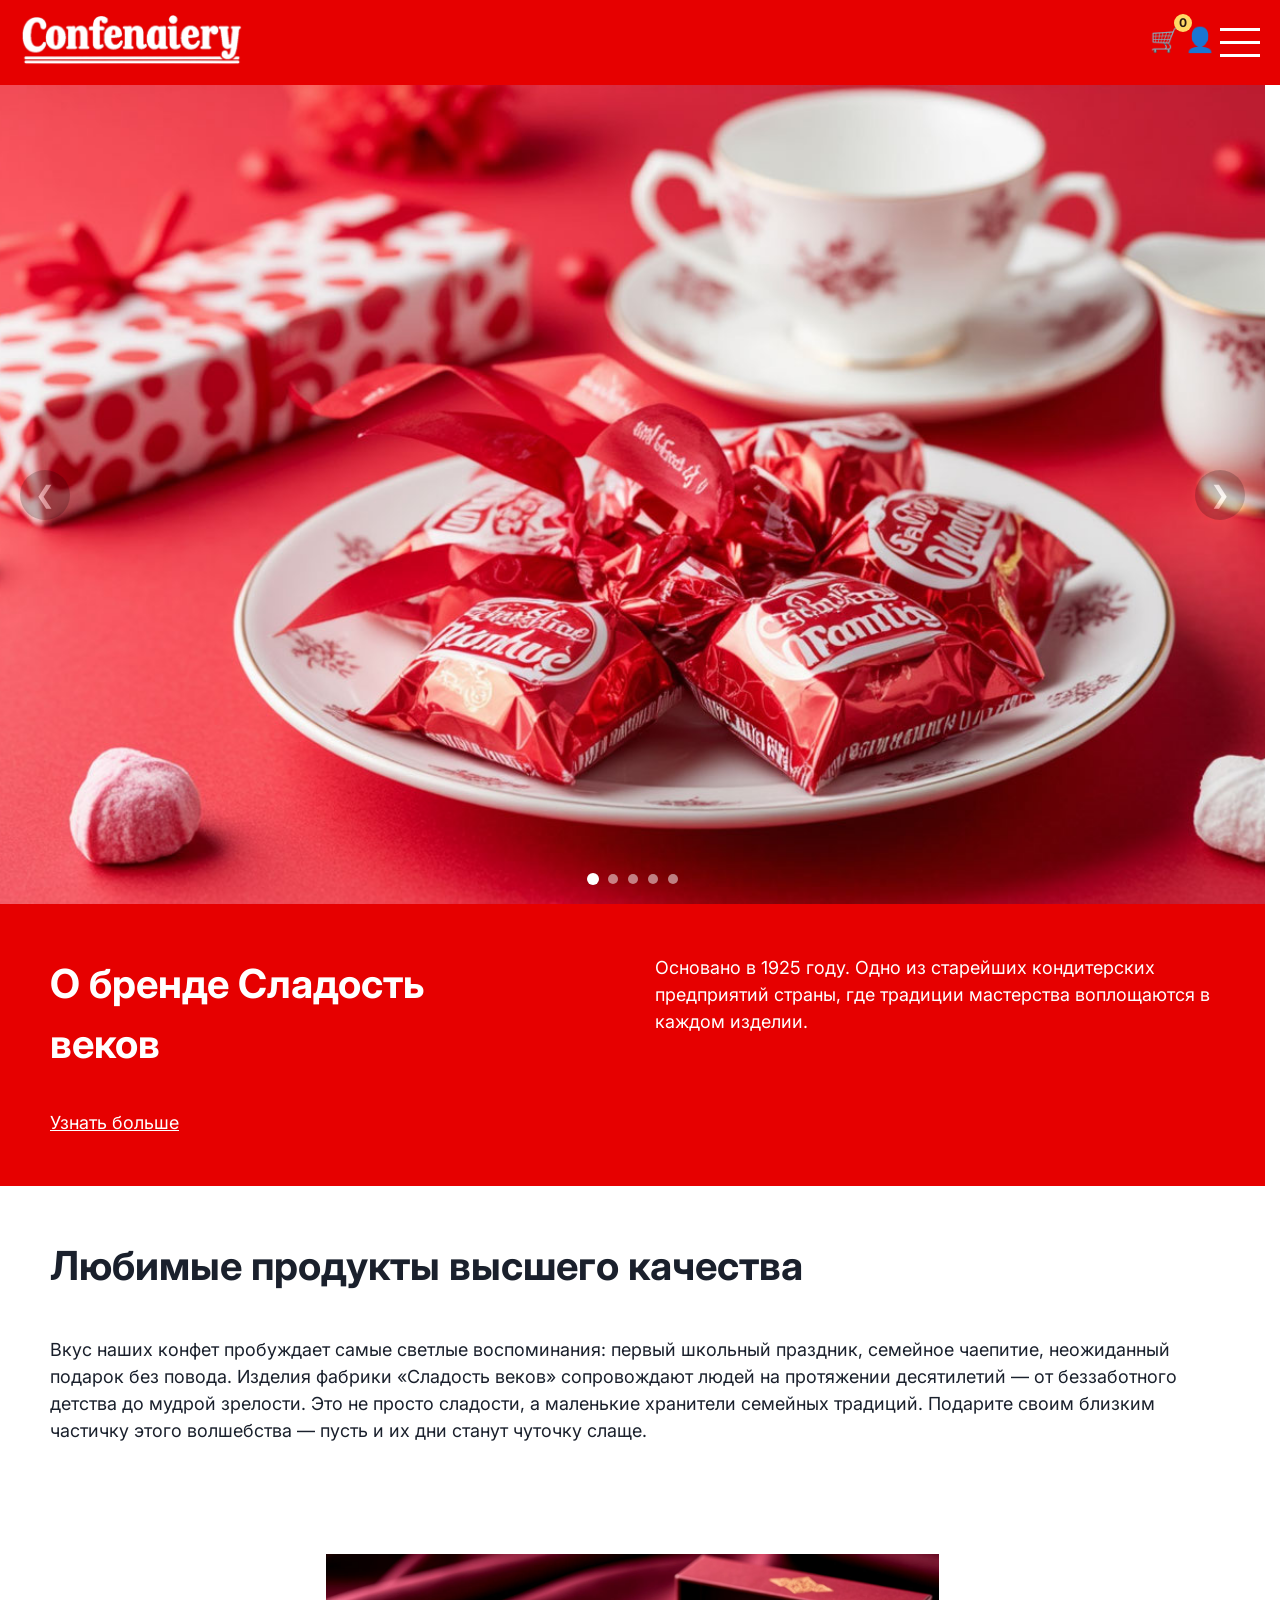
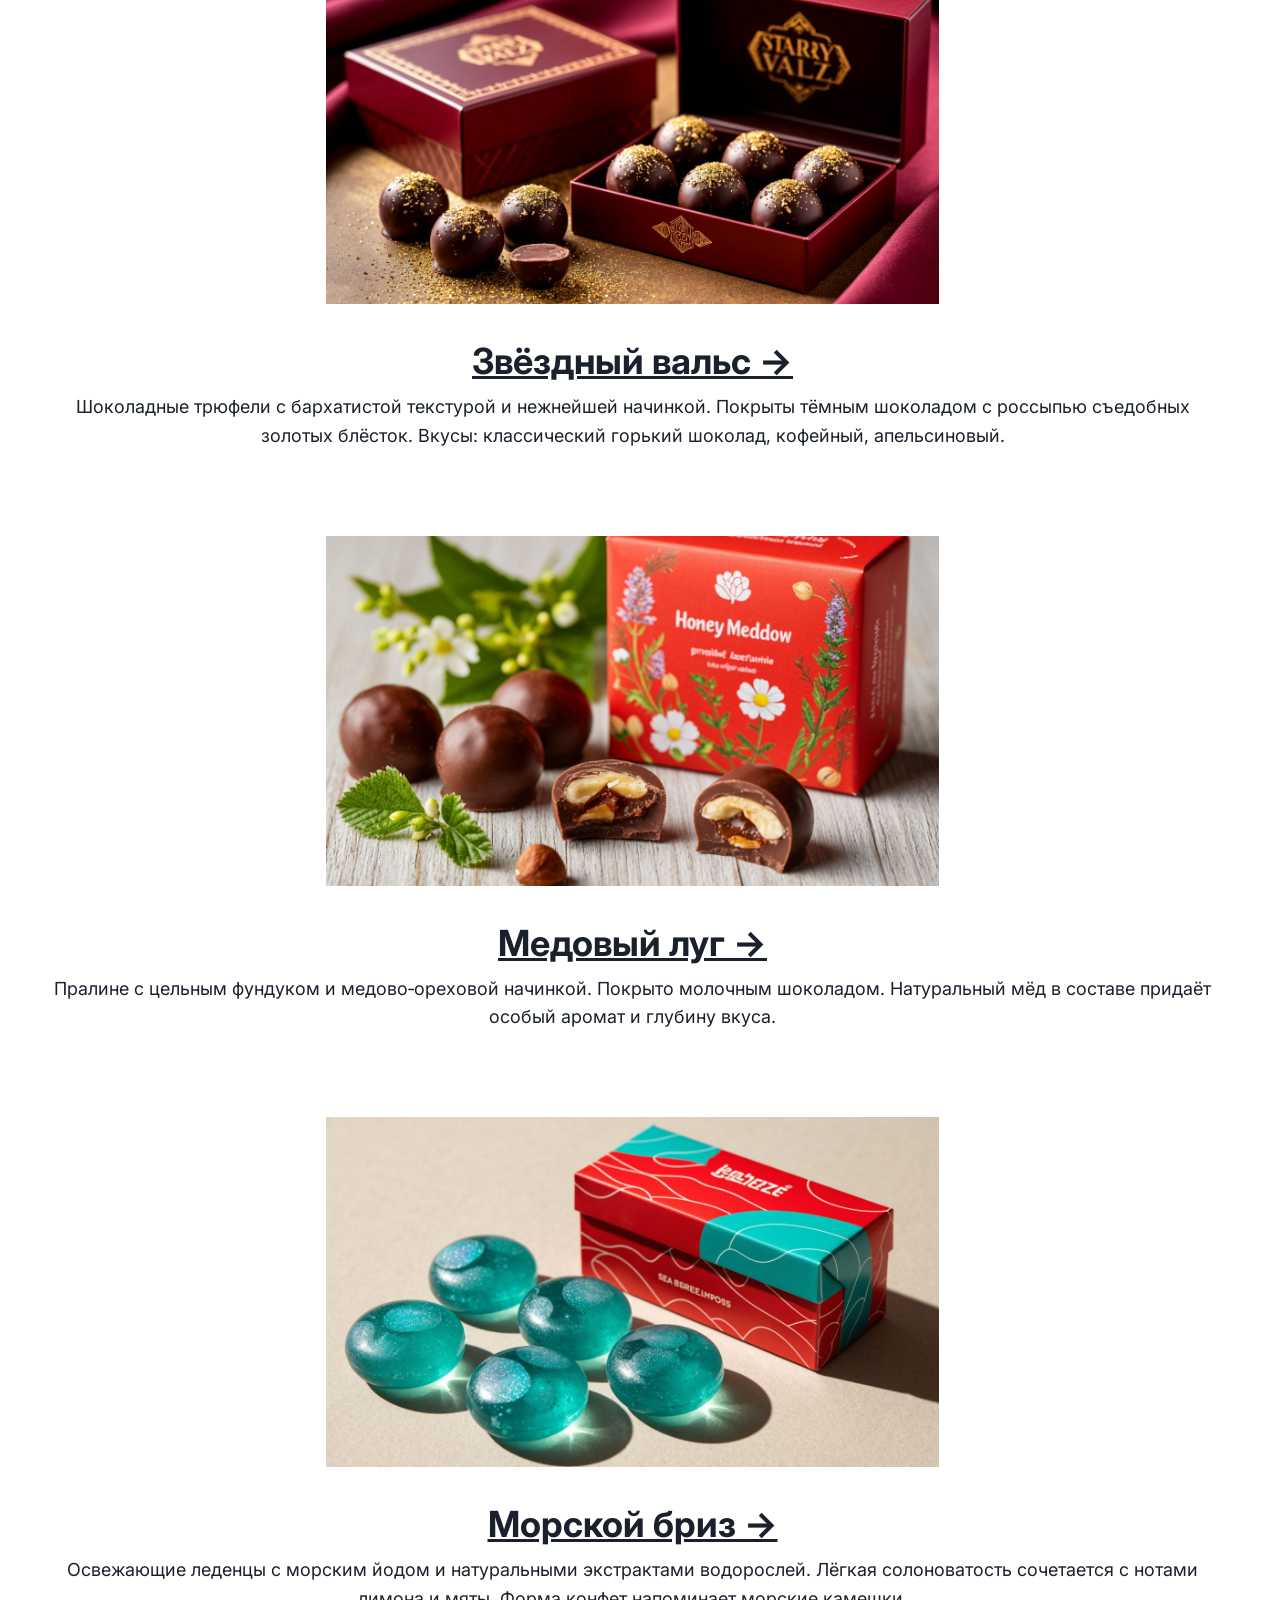
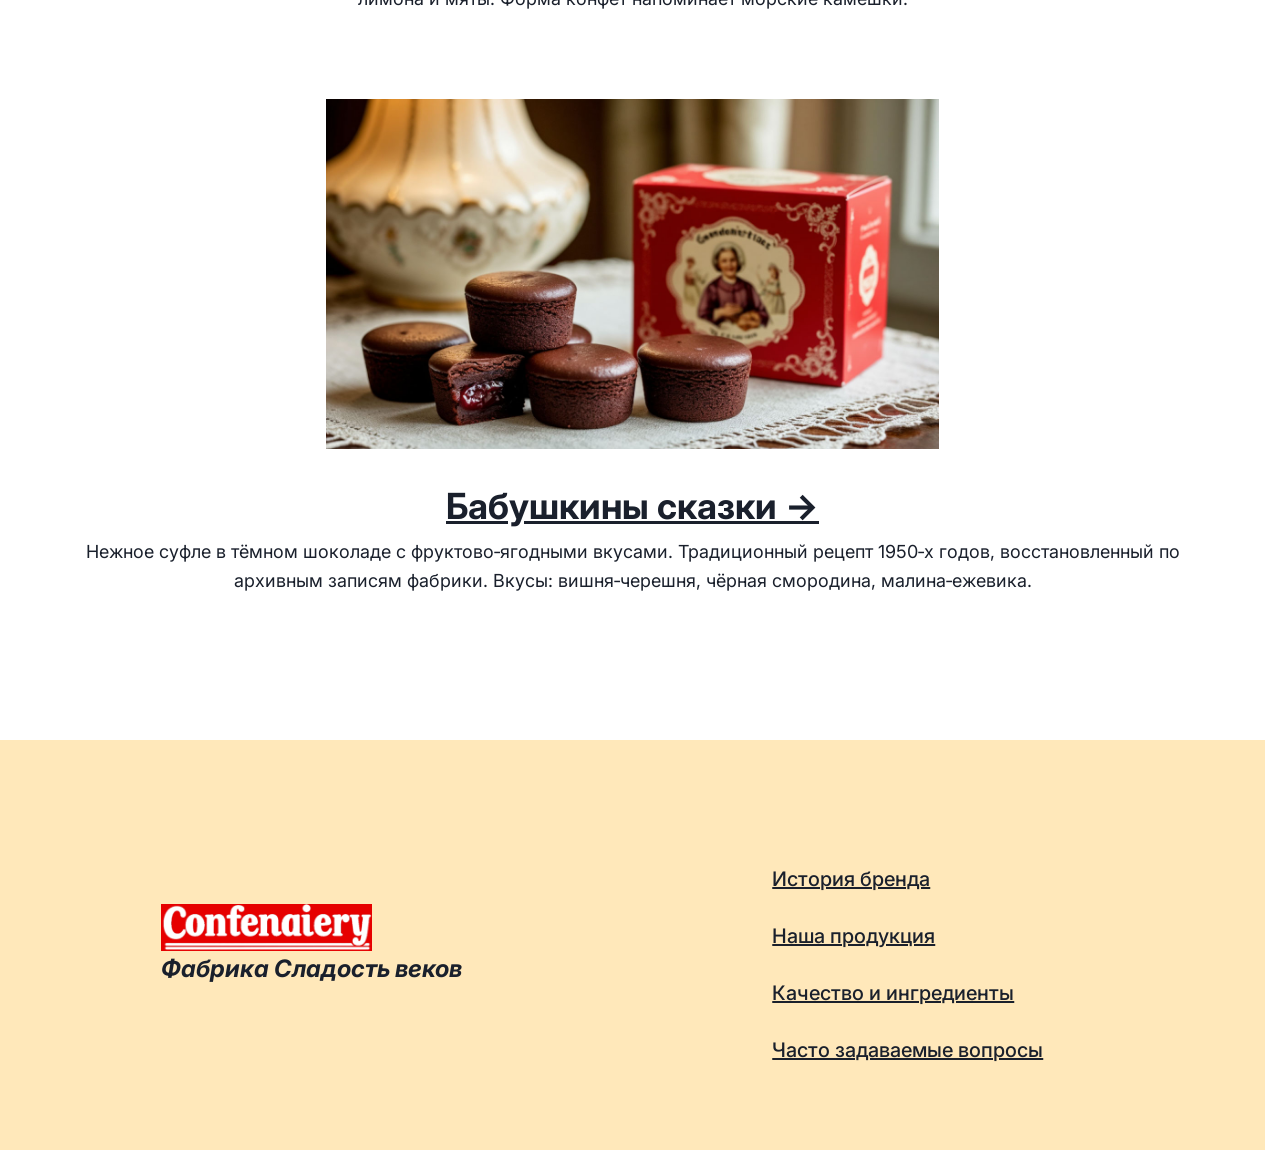
<file: index.html>
<!DOCTYPE html>
<html lang="en">
<head>
    <meta charset="UTF-8">
    <meta name="viewport" content="width=device-width, initial-scale=1.0">
    <link rel="stylesheet" href="./styles.css">
    <title>Сладость веков – Кондитерская фабрика</title>
</head>
<body>
    <!-- Header будет создан через header.js -->
    <header></header>

    <main class="content">
        <!-- #region banner -->
        <div class="slider-container">
            <div class="slider-track">
                <div class="slide">
                    <img src="./img/main-banner/main-banner.jfif" alt="Баннер 1">
                </div>
                <div class="slide">
                    <img src="./img/main-banner/slide2.jfif" alt="Баннер 2">
                </div>
                <div class="slide">
                    <img src="./img/main-banner/slide3.jfif" alt="Баннер 3">
                </div>
                <div class="slide">
                    <img src="./img/main-banner/slide4.jfif" alt="Баннер 4">
                </div>
                <div class="slide">
                    <img src="./img/main-banner/slide5.jfif" alt="Баннер 5">
                </div>
            </div>
            
            <button class="slider-btn prev-btn">❮</button>
            <button class="slider-btn next-btn">❯</button>
            
            <div class="slider-dots">
                <span class="dot active"></span>
                <span class="dot"></span>
                <span class="dot"></span>
                <span class="dot"></span>
                <span class="dot"></span>
            </div>
        </div>
        <!--#endregion -->

        <!-- #region brand info -->
        <section class="brand-info-section">
            <div class="brand-info-container">
                <div class="brand-info-left">
                    <h3>О бренде Сладость веков</h3>
                    <a href="brandHistory.html">Узнать больше</a> 
                </div>
                <div class="brand-info-right">
                    Основано в 1925 году. Одно из старейших кондитерских предприятий страны, где традиции мастерства воплощаются в каждом изделии.
                </div>     
            </div>
        </section>
        <!--#endregion -->

        <!-- #region brand-lozung-section -->
        <section class="brand-lozung-section">
            <div class="brand-lozung-container">
                <h3>Любимые продукты высшего качества</h3>
                <div class="brand-lozung-text">
                    Вкус наших конфет пробуждает самые светлые воспоминания:
                    первый школьный праздник, семейное чаепитие,
                    неожиданный подарок без повода. Изделия фабрики
                    «Сладость веков» сопровождают людей на протяжении десятилетий
                     — от беззаботного детства до мудрой зрелости. 
                     Это не просто сладости, а маленькие хранители семейных традиций.
                      Подарите своим близким частичку этого волшебства — 
                      пусть и их дни станут чуточку слаще.
                </div>
            </div>
        </section>
        <!--#endregion  -->
        
        <!-- ТОВАРЫ ЗАГРУЖАЮТСЯ ДИНАМИЧЕСКИ -->
        <section class="products-section">
            <div class="products-container">
                
                <div class="product-item">
                    <div class="product-image">
                        <img src="./img/products/звездный_вальс.jfif">
                    </div>
                    <div class="product-content">
                        <h3><a href="/starryWaltz.html">Звёздный вальс →</a></h3>
                        <p>Шоколадные трюфели с бархатистой текстурой и нежнейшей начинкой.
                            Покрыты тёмным шоколадом с россыпью съедобных золотых блёсток. 
                            Вкусы: классический горький шоколад, кофейный, апельсиновый.</p>
                    </div>
                </div>
                
                <div class="product-item reverse">
                    <div class="product-image">
                        <img src="./img/products/медовый_луг.jfif">
                    </div>
                    <div class="product-content">
                        <h3><a href="/honeyMeadow.html">Медовый луг →</a></h3>
                        <p>Пралине с цельным фундуком и медово‑ореховой начинкой. 
                        Покрыто молочным шоколадом. Натуральный мёд в составе придаёт 
                        особый аромат и глубину вкуса.</p>
                    </div>
                </div>

                <div class="product-item">
                    <div class="product-image">
                        <img src="./img/products/морской_бриз.jfif">
                    </div>
                    <div class="product-content">
                        <h3><a href="/seaBreeze.html">Морской бриз →</a></h3>
                        <p>Освежающие леденцы с морским йодом и натуральными
                            экстрактами водорослей. Лёгкая солоноватость сочетается
                            с нотами лимона и мяты. Форма конфет напоминает морские камешки.</p>
                    </div>
                </div>

                <div class="product-item reverse">
                    <div class="product-image">
                        <img src="./img/products/бабушкины_сказки.jfif">
                    </div>
                    <div class="product-content">
                        <h3><a href="/grandmotherTales.html">Бабушкины сказки →</a></h3>
                        <p>Нежное суфле в тёмном шоколаде с фруктово‑ягодными вкусами.
                            Традиционный рецепт 1950‑х годов, восстановленный по архивным
                            записям фабрики. Вкусы: вишня‑черешня, чёрная смородина, малина‑ежевика.</p>
                    </div>
                </div>
            </div>
        </section>
    </main>
        
    <footer>
        <section class="footer-section">
            <div class="footer-container">
                <div class="left-column">
                    <div class="footer-info">
                        <img src="/img/logo.png" alt="Логотип">
                        Фабрика Сладость веков
                    </div>
                </div>
                <div class="right-column">
                    <div class="links">
                        <a href="brandHistory.html">История бренда</a>
                        <a href="products.html">Наша продукция</a>
                        <a href="qualityAndIngredients.html">Качество и ингредиенты</a>
                        <a href="FAQ.html">Часто задаваемые вопросы</a>
                    </div>
                </div>
            </div>
        </section>
    </footer>

    <!-- ВАЖНО: ВСЕ СКРИПТЫ С type="module" -->
    <script src="js/header.js" type="module"></script>
    <script src="js/backToTop.js" type="module"></script>
    <script src="js/imageSlider.js" type="module"></script>
    <script src="js/burger.js" type="module"></script>
</body>
</html>
</file>
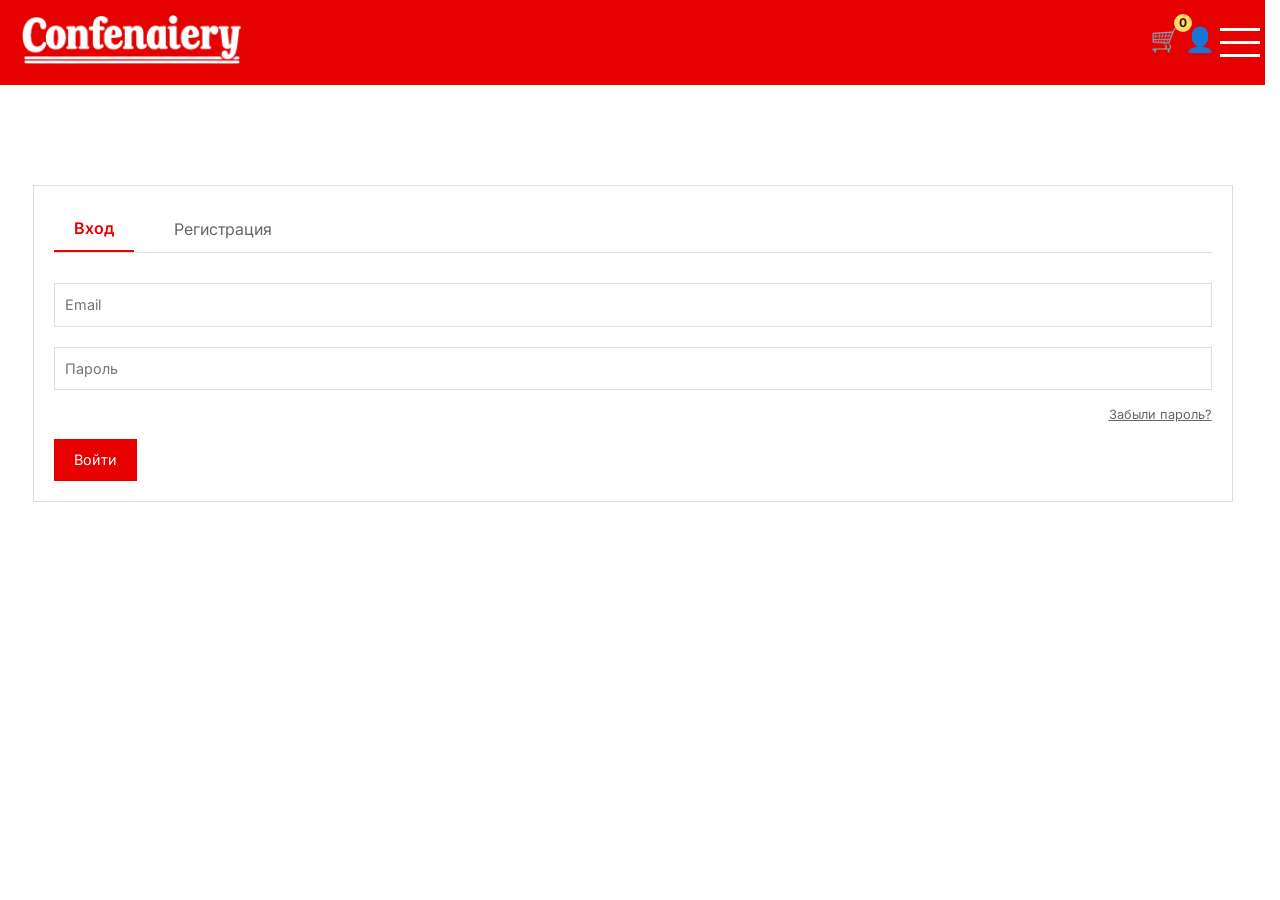
<file: account.html>
<!DOCTYPE html>
<html lang="ru">
<head>
    <meta charset="UTF-8">
    <meta name="viewport" content="width=device-width, initial-scale=1.0">
    <title>Личный кабинет – Кондитерская фабрика</title>
    <link rel="stylesheet" href="styles.css">
</head>
<body>
    <header></header>

    <main class="account-page">
        <div class="container">
            <div id="authSection" class="auth-section">
                <div class="tabs">
                    <button class="tab-btn active" data-tab="login">Вход</button>
                    <button class="tab-btn" data-tab="register">Регистрация</button>
                </div>
                <div id="loginForm" class="tab-content active">
                    <form id="loginFormElement">
                        <input type="email" id="loginEmail" placeholder="Email" required>
                        <input type="password" id="loginPassword" placeholder="Пароль" required>
                        <a href="forgot-password.html" class="forgot-link" style="display: block; text-align: right; margin-top: 5px; font-size: 0.8rem; color: #666;">Забыли пароль?</a>
                        <button type="submit">Войти</button>
                    </form>
                </div>
                <div id="registerForm" class="tab-content">
                    <form id="registerFormElement">
                        <input type="text" id="regName" placeholder="Имя" required>
                        <input type="email" id="regEmail" placeholder="Email" required>
                        <input type="password" id="regPassword" placeholder="Пароль" required>
                        <input type="tel" id="regPhone" placeholder="Телефон">


                        <div class="captcha-container">
                            <div class="captcha-box">
                                <span id="captchaQuestion" class="captcha-question"></span>
                                
                            </div>
                            <div class="captcha-refresh-block">
                                <input type="text" id="captchaInput" placeholder="Введите результат" required>
                                <button type="button" id="refreshCaptcha" class="captcha-refresh" title="Обновить">Обновить</button>
                            </div>
                            
                            <div id="captchaError" class="captcha-error" style="display: none;"></div>
                        </div>


                        <button type="submit">Зарегистрироваться</button>
                    </form>
                </div>
            </div>
            
            <div id="accountSection" style="display: none;">
                <h2>Добро пожаловать, <span id="userName"></span>!</h2>
                <p>Роль: <strong><span id="userRole"></span></strong></p>
                
                <div class="admin-buttons" style="margin: 20px 0;">
                    <button id="adminPanelBtn" class="admin-btn" style="display: none; background: #2c1810; color: white; padding: 10px 20px; border: none; border-radius: 8px; cursor: pointer;">
                        Перейти в админ-панель
                    </button>
                </div>
                
                <div class="orders-history">
                    <h3>История заказов</h3>
                    <div id="ordersList"></div>
                </div>
                <button id="logoutBtn" class="logout-btn" style="background: #6c757d; color: white; padding: 10px 20px; border: none; border-radius: 8px; cursor: pointer; margin-top: 20px;">
                    Выйти
                </button>
            </div>
        </div>
    </main>

    <script src="js/debug.js"></script>

    <script src="js/header.js" type="module"></script>
    <script src="js/footer.js" type="module"></script>
    <script src="js/account.js" type="module"></script>
</body>
</html>
</file>
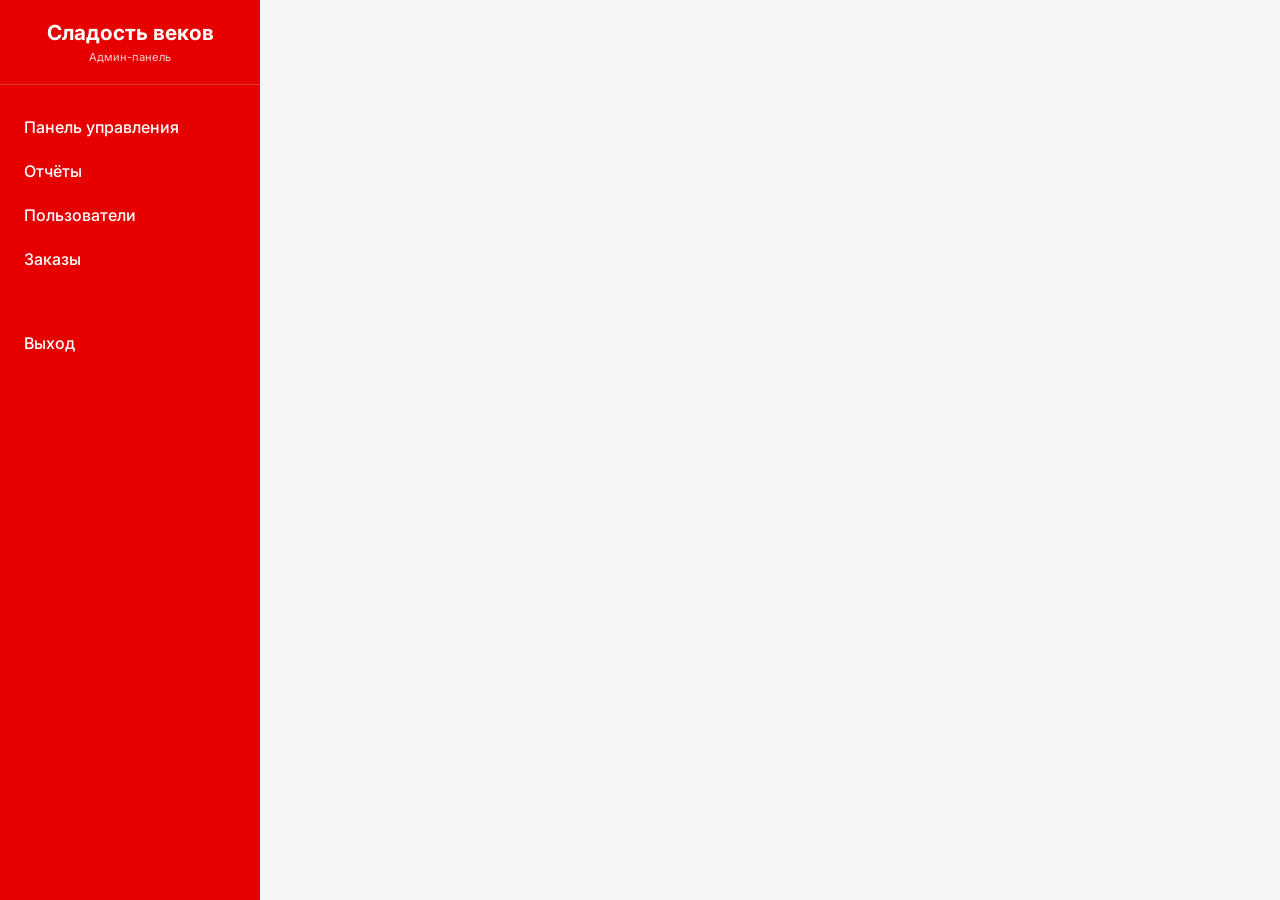
<file: admin-design.html>
<!DOCTYPE html>
<html lang="ru">
<head>
    <meta charset="UTF-8">
    <meta name="viewport" content="width=device-width, initial-scale=1.0">
    <title>Админ-панель | Сладость веков</title>
    <link href="https://fonts.googleapis.com/css2?family=Inter:ital,opsz,wght@0,14..32,100..900;1,14..32,100..900&display=swap" rel="stylesheet">
    <style>
        :root {
            --color-white: #ffffff;
            --color-red: #E60000;
            --color-yellow: #FFE8BA;
            --color-dark: #1A202C;
            --font-family-base: 'Inter', sans-serif;
        }

        * {
            margin: 0;
            padding: 0;
            box-sizing: border-box;
        }

        body {
            font-family: var(--font-family-base);
            background: #f5f5f5;
            min-height: 100vh;
        }

        .admin-container {
            display: flex;
            min-height: 100vh;
        }

        .admin-sidebar {
            width: 260px;
            background: var(--color-red);
            color: white;
            padding: 20px 0;
            position: fixed;
            height: 100vh;
            overflow-y: auto;
        }

        .sidebar-header {
            text-align: center;
            padding: 0 20px 20px;
            border-bottom: 1px solid rgba(255,255,255,0.2);
            margin-bottom: 20px;
        }

        .sidebar-header h2 {
            font-size: 1.3rem;
            font-weight: 700;
        }

        .sidebar-header p {
            font-size: 0.7rem;
            opacity: 0.8;
            margin-top: 5px;
        }

        .admin-sidebar a {
            display: block;
            color: white;
            text-decoration: none;
            padding: 12px 24px;
            margin: 0;
            font-weight: 500;
            transition: background 0.2s;
            cursor: pointer;
        }

        .admin-sidebar a:hover {
            background: rgba(255,255,255,0.15);
        }

        .admin-sidebar a.active {
            background: rgba(255,255,255,0.25);
            font-weight: 600;
        }

        .admin-content {
            flex: 1;
            margin-left: 260px;
            padding: 20px 30px;
        }

        .admin-top-bar {
            background: white;
            padding: 15px 20px;
            margin-bottom: 30px;
            display: flex;
            justify-content: space-between;
            align-items: center;
            border: 1px solid #ddd;
        }

        .admin-page-title {
            font-size: 1.5rem;
            font-weight: 700;
            color: var(--color-dark);
        }

        .admin-user-info {
            display: flex;
            align-items: center;
            gap: 10px;
        }

        .admin-avatar {
            width: 35px;
            height: 35px;
            background: var(--color-red);
            color: white;
            display: flex;
            align-items: center;
            justify-content: center;
            font-weight: bold;
        }

        .admin-stats-grid {
            display: grid;
            grid-template-columns: repeat(4, 1fr);
            gap: 20px;
            margin-bottom: 30px;
        }

        .admin-stat-card {
            background: white;
            padding: 20px;
            border: 1px solid #ddd;
        }

        .admin-stat-number {
            font-size: 2rem;
            font-weight: 700;
            color: var(--color-red);
        }

        .admin-stat-title {
            color: #666;
            font-size: 0.85rem;
            margin-top: 5px;
        }

        .admin-data-table {
            background: white;
            border: 1px solid #ddd;
        }

        .admin-data-table h3 {
            padding: 15px 20px;
            font-size: 1.2rem;
            font-weight: 600;
            border-bottom: 1px solid #ddd;
            background: #fafafa;
        }

        .admin-data-table table {
            width: 100%;
            border-collapse: collapse;
        }

        .admin-data-table th {
            background: #f5f5f5;
            padding: 12px 15px;
            text-align: left;
            font-weight: 600;
            border-bottom: 1px solid #ddd;
        }

        .admin-data-table td {
            padding: 12px 15px;
            border-bottom: 1px solid #eee;
        }

        .admin-btn {
            background: var(--color-red);
            color: white;
            border: none;
            padding: 6px 14px;
            font-size: 0.8rem;
            cursor: pointer;
        }

        .admin-btn:hover {
            background: #b30000;
        }

        .admin-btn-sm {
            background: #ddd;
            color: #333;
            padding: 4px 10px;
            font-size: 0.7rem;
        }

        .admin-reports-grid {
            display: grid;
            grid-template-columns: repeat(3, 1fr);
            gap: 20px;
        }

        .admin-report-card {
            background: white;
            padding: 20px;
            border: 1px solid #ddd;
        }

        .admin-report-card h3 {
            font-size: 1.1rem;
            font-weight: 600;
            margin-bottom: 15px;
            padding-bottom: 8px;
            border-bottom: 1px solid #ddd;
        }

        .admin-report-card table {
            width: 100%;
        }

        .admin-report-card td {
            padding: 6px 0;
        }

        .admin-edit-input, .admin-edit-select {
            width: 100%;
            padding: 5px;
            border: 1px solid #ddd;
            font-family: inherit;
        }

        .admin-save-btn {
            background: #10b981;
            color: white;
            border: none;
            padding: 4px 10px;
            cursor: pointer;
            margin-right: 5px;
        }

        .admin-edit-btn {
            background: #3b82f6;
            color: white;
            border: none;
            padding: 4px 10px;
            cursor: pointer;
            margin-right: 5px;
        }

        @media (max-width: 1000px) {
            .admin-stats-grid {
                grid-template-columns: repeat(2, 1fr);
            }
            .admin-reports-grid {
                grid-template-columns: 1fr;
            }
        }

        @media (max-width: 768px) {
            .admin-sidebar {
                width: 200px;
            }
            .admin-content {
                margin-left: 200px;
            }
            .admin-stats-grid {
                grid-template-columns: 1fr;
            }
        }
    </style>
</head>
<body>
    <div class="admin-container">
        <aside class="admin-sidebar">
            <div class="sidebar-header">
                <h2>Сладость веков</h2>
                <p>Админ-панель</p>
            </div>
            <a data-page="dashboard">Панель управления</a>
            <a data-page="reports">Отчёты</a>
            <a data-page="users">Пользователи</a>
            <a data-page="orders">Заказы</a>
            <a data-page="logout" style="margin-top: 40px;">Выход</a>
        </aside>
        
        <main class="admin-content"></main>
    </div>

    <script src="js/debug.js"></script>
</body>
</html>
</file>
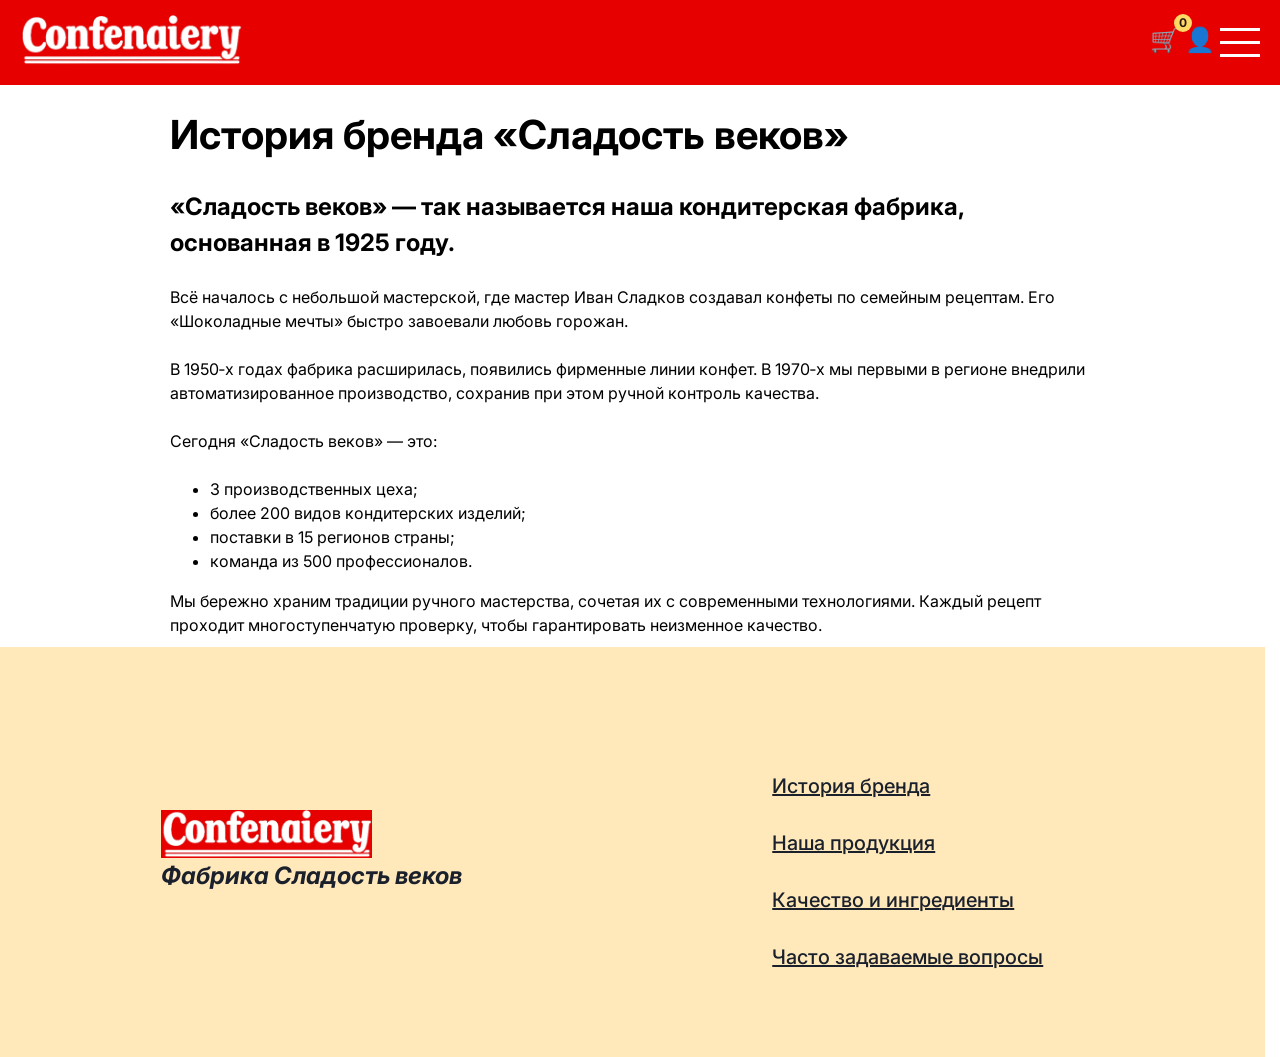
<file: brandHistory.html>
<!DOCTYPE html>
<html lang="en">
<head>
    <meta charset="UTF-8">
    <meta name="viewport" content="width=device-width, initial-scale=1.0">
    <title>Document</title>
    <link rel="stylesheet" href="./styles.css">
</head>
<body>
    <header></header>

    <main class="content">
        <section class="brand-history-section">
                <div class="brand-history-title">История бренда «Сладость веков»</div>
                <h3>«Сладость веков» — так называется наша кондитерская фабрика, основанная в 1925 году.</h3>
                <p>Всё началось с небольшой мастерской, где мастер Иван Сладков создавал конфеты по семейным рецептам. Его «Шоколадные мечты» быстро завоевали любовь горожан.</p>
                <p>В 1950‑х годах фабрика расширилась, появились фирменные линии конфет. В 1970‑х мы первыми в регионе внедрили автоматизированное производство, сохранив при этом ручной контроль качества.</p>
                <p>Сегодня «Сладость веков» — это:</p>
                <ul>
                    <li>3 производственных цеха;</li>
                    <li>более 200 видов кондитерских изделий;</li>
                    <li>поставки в 15 регионов страны;</li>
                    <li>команда из 500 профессионалов.</li>
                </ul>
                <p>Мы бережно храним традиции ручного мастерства, сочетая их с современными технологиями. Каждый рецепт проходит многоступенчатую проверку, чтобы гарантировать неизменное качество.</p>
        </section>
        
    </main>

    <footer></footer>

    <script src="js/backToTop.js" type="module"></script>
    <script src="js/header.js" type="module"></script>
    <script src="js/footer.js" type="module"></script>
</body>
</html>
</file>
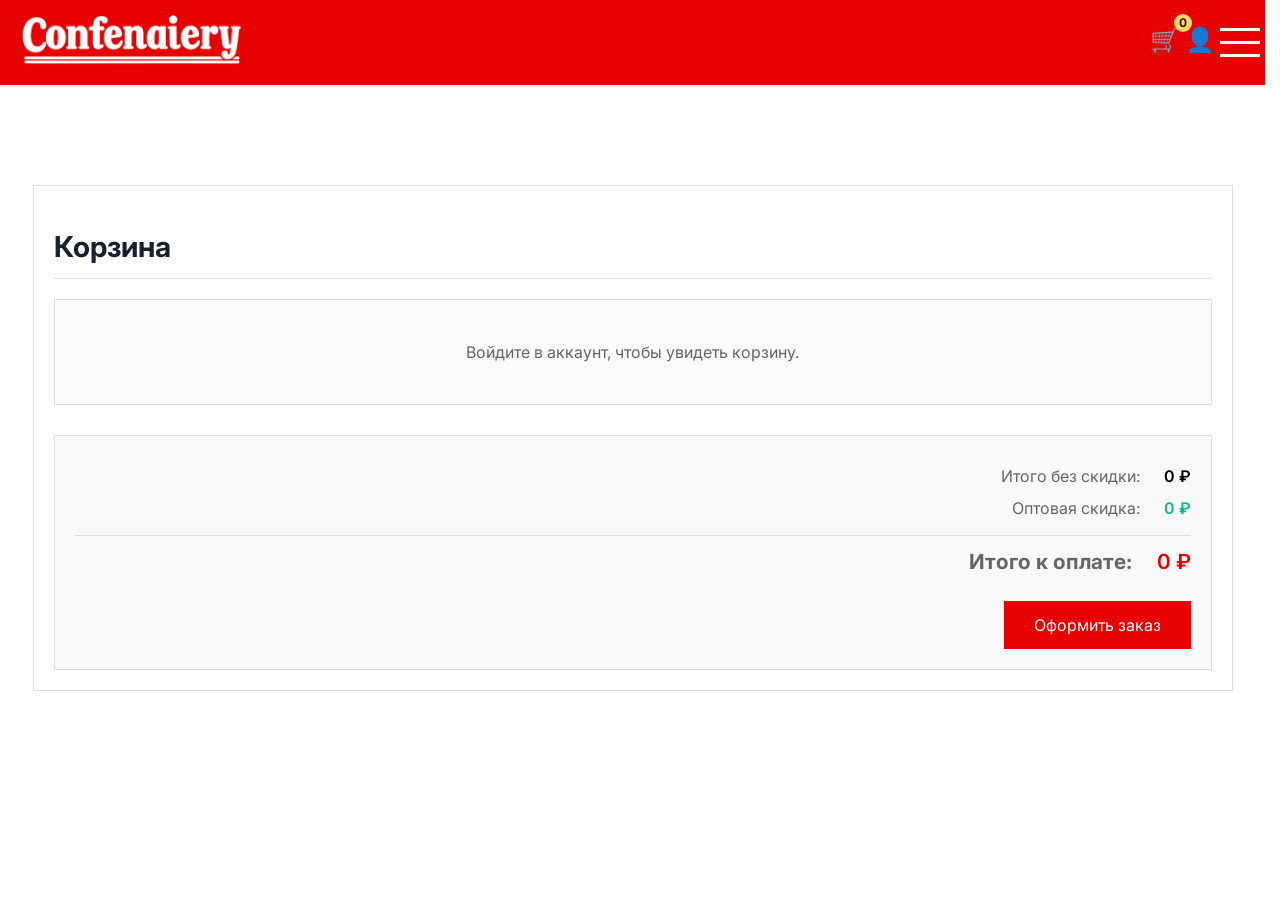
<file: cart.html>
<!DOCTYPE html>
<html lang="ru">
<head>
    <meta charset="UTF-8">
    <meta name="viewport" content="width=device-width, initial-scale=1.0">
    <title>Корзина – Кондитерская фабрика</title>
    <link rel="stylesheet" href="styles.css">
</head>
<body>
    <main class="cart-page">
        <div class="container">
            <h1>Корзина</h1>
            <div id="cartItems" class="cart-items">
                <!-- динамически -->
            </div>
            <div class="cart-summary">
                <div class="summary-row">
                    <span>Итого без скидки:</span>
                    <span id="subtotal">0 ₽</span>
                </div>
                <div class="summary-row discount-row">
                    <span>Оптовая скидка:</span>
                    <span id="discount">0 ₽</span>
                </div>
                <div class="summary-row total-row">
                    <span>Итого к оплате:</span>
                    <span id="total">0 ₽</span>
                </div>
                <button id="checkoutBtn" class="checkout-btn">Оформить заказ</button>
            </div>
        </div>
    </main>
    <script src="js/backToTop.js" type="module"></script>
    <script src="js/header.js" type="module"></script>
    <script src="js/footer.js" type="module"></script>
    <script src="js/cart.js" type="module"></script>
</body>
</html>
</file>
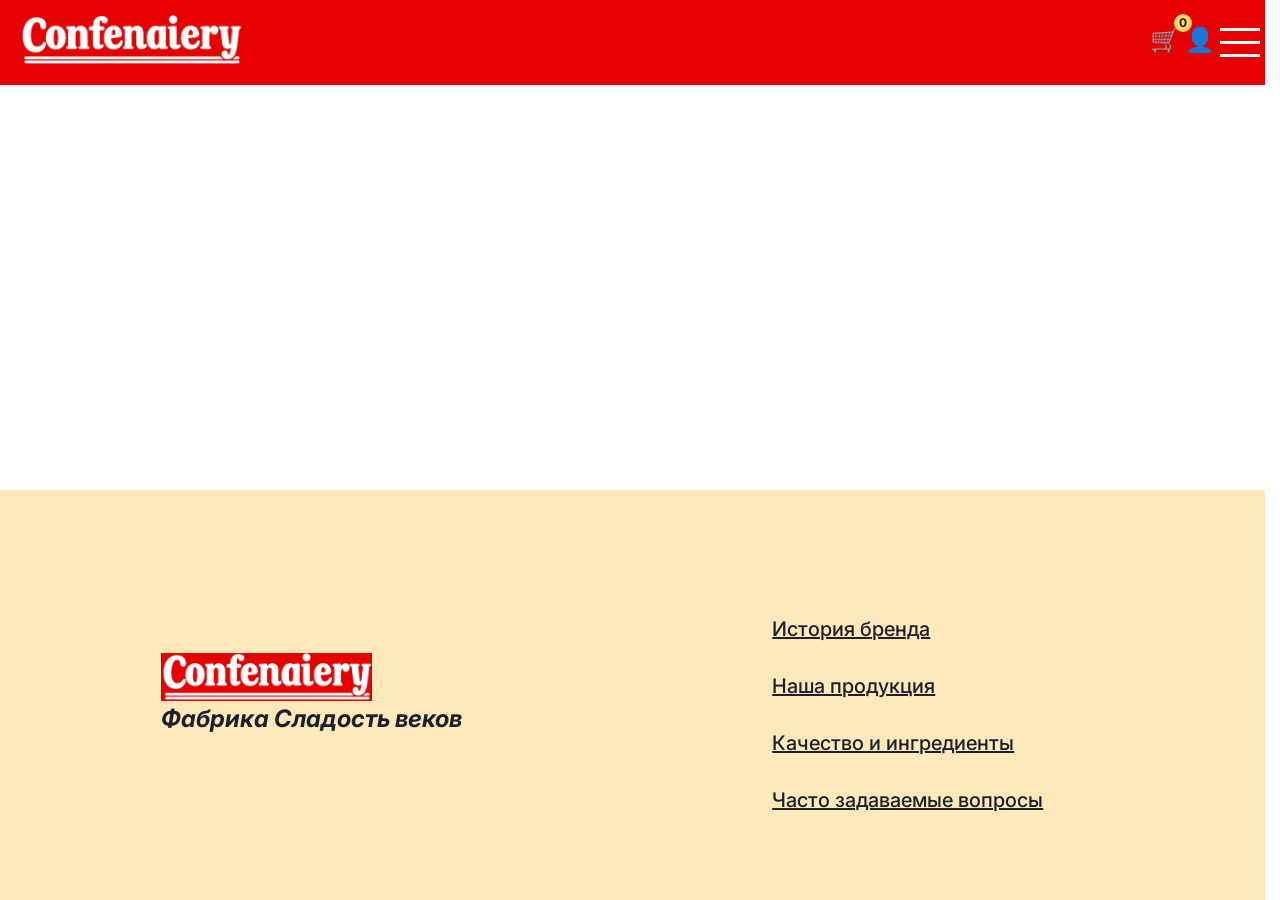
<file: FAQ.html>
<!DOCTYPE html>
<html lang="en">
<head>
    <meta charset="UTF-8">
    <meta name="viewport" content="width=device-width, initial-scale=1.0">
    <title></title>
    <link rel="stylesheet" href="./styles.css">
</head>
<body>
    <header></header>

    <main class="content">

    </main>

    <footer></footer>

    <script src="js/backToTop.js" type="module"></script>
    <script src="js/header.js" type="module"></script>
    <script src="js/footer.js" type="module"></script>
</body>
</html>
</file>
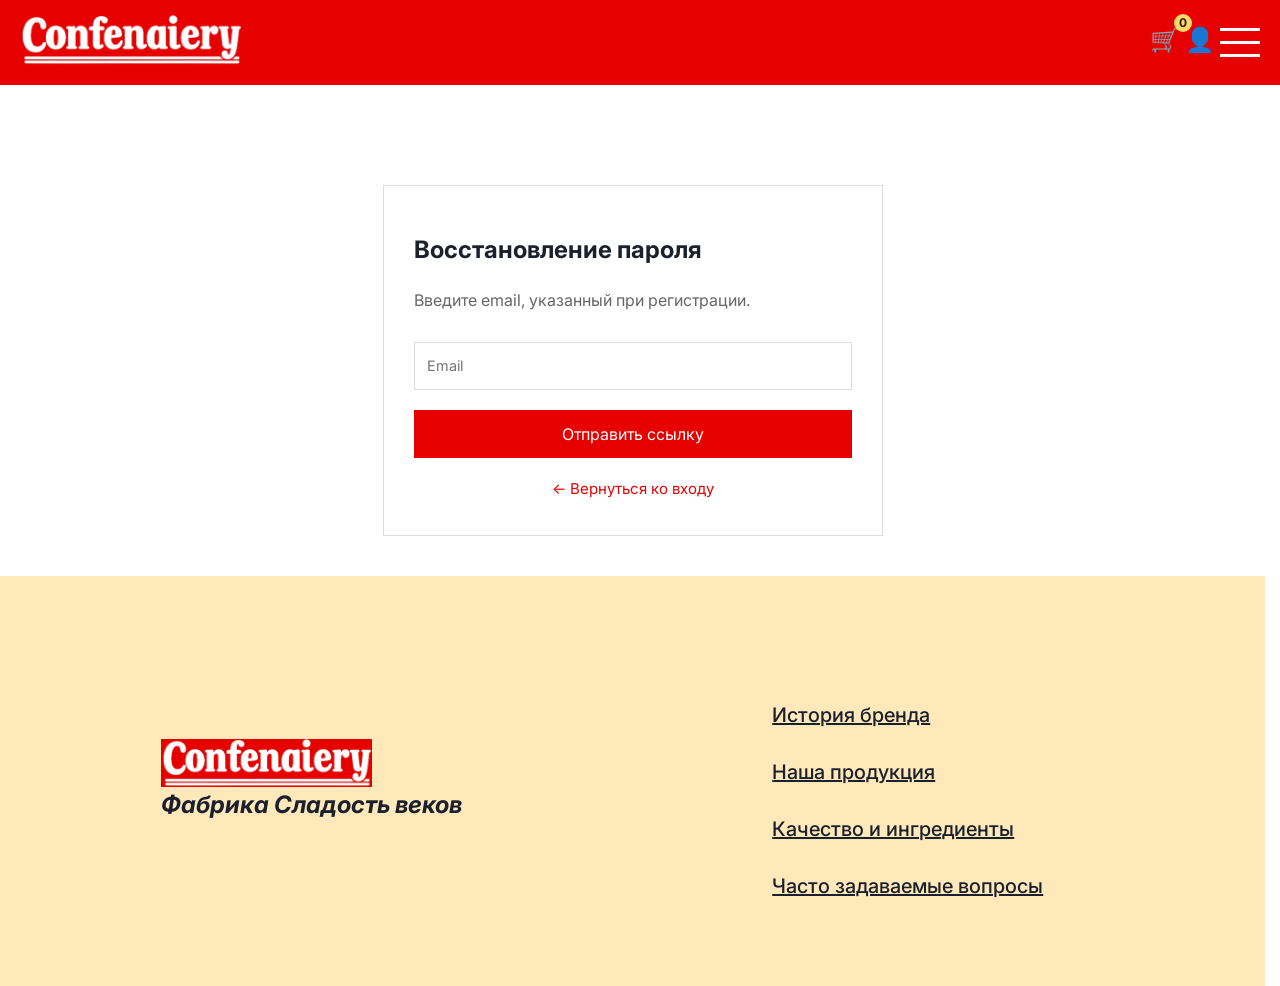
<file: forgot-password.html>
<!DOCTYPE html>
<html lang="ru">
<head>
    <meta charset="UTF-8">
    <meta name="viewport" content="width=device-width, initial-scale=1.0">
    <title>Восстановление пароля – Кондитерская фабрика</title>
    <link rel="stylesheet" href="styles.css">
    <style>
        .forgot-page .container {
            max-width: 500px;
            margin: 100px auto 40px;
            padding: 30px;
            background: white;
            border: 1px solid #ddd;
        }
        .forgot-page h1 {
            font-size: 1.5rem;
            margin-bottom: 20px;
            color: var(--color-dark);
        }
        .forgot-page p {
            margin-bottom: 20px;
            color: #666;
        }
        .forgot-page input {
            width: 100%;
            padding: 12px;
            margin: 10px 0;
            border: 1px solid #ddd;
            font-family: inherit;
        }
        .forgot-page button {
            background: var(--color-red);
            color: white;
            border: none;
            padding: 12px 20px;
            width: 100%;
            cursor: pointer;
            margin-top: 10px;
            font-size: 1rem;
        }
        .forgot-page button:hover {
            background: #b30000;
        }
        .message {
            padding: 10px;
            margin: 10px 0;
            border: 1px solid;
            display: none;
        }
        .message.success {
            background: #d1fae5;
            color: #059669;
            border-color: #059669;
        }
        .message.error {
            background: #fee2e2;
            color: #dc2626;
            border-color: #dc2626;
        }
        .back-link {
            display: block;
            text-align: center;
            margin-top: 20px;
            color: var(--color-red);
            text-decoration: none;
            font-size: 15px;
        }
        .demo-link {
            margin-top: 15px;
            padding: 10px;
            background: #f0f0f0;
            font-size: 12px;
            word-break: break-all;
        }
    </style>
</head>
<body>
    <header></header>

    <main class="forgot-page">
        <div class="container">
            <h1>Восстановление пароля</h1>
            <p>Введите email, указанный при регистрации.</p>
            
            <div id="message" class="message"></div>
            
            <form id="forgotForm">
                <input type="email" id="resetEmail" placeholder="Email" required>
                <button type="submit">Отправить ссылку</button>
            </form>
            
            <a href="account.html" class="back-link">← Вернуться ко входу</a>
        </div>
    </main>

    <footer></footer>

    <script src="js/header.js" type="module"></script>
    <script src="js/footer.js" type="module"></script>
    <script>
        // js/forgot-password.js – встроен прямо в HTML
        document.addEventListener('DOMContentLoaded', () => {
            const form = document.getElementById('forgotForm');
            const messageDiv = document.getElementById('message');
            
            if (form) {
                form.addEventListener('submit', async (e) => {
                    e.preventDefault();
                    
                    const email = document.getElementById('resetEmail').value;
                    
                    messageDiv.style.display = 'none';
                    messageDiv.className = 'message';
                    
                    try {
                        const response = await fetch('/api/reset-password.php', {
                            method: 'POST',
                            headers: { 'Content-Type': 'application/json' },
                            body: JSON.stringify({ action: 'request', email: email })
                        });
                        
                        const data = await response.json();
                        
                        if (data.success) {
                            messageDiv.textContent = data.message;
                            messageDiv.className = 'message success';
                            messageDiv.style.display = 'block';
                            
                            form.reset();
                            
                            if (data.demo_link) {
                                const demoDiv = document.createElement('div');
                                demoDiv.className = 'demo-link';
                                demoDiv.innerHTML = `<strong>Тестовая ссылка:</strong><br><a href="${data.demo_link}" target="_blank">${data.demo_link}</a>`;
                                messageDiv.parentNode.appendChild(demoDiv);
                            }
                        } else {
                            messageDiv.textContent = data.error;
                            messageDiv.className = 'message error';
                            messageDiv.style.display = 'block';
                        }
                    } catch (err) {
                        console.error('Ошибка:', err);
                        messageDiv.textContent = 'Сетевая ошибка. Попробуйте позже.';
                        messageDiv.className = 'message error';
                        messageDiv.style.display = 'block';
                    }
                });
            }
        });
    </script>
</body>
</html>
</file>
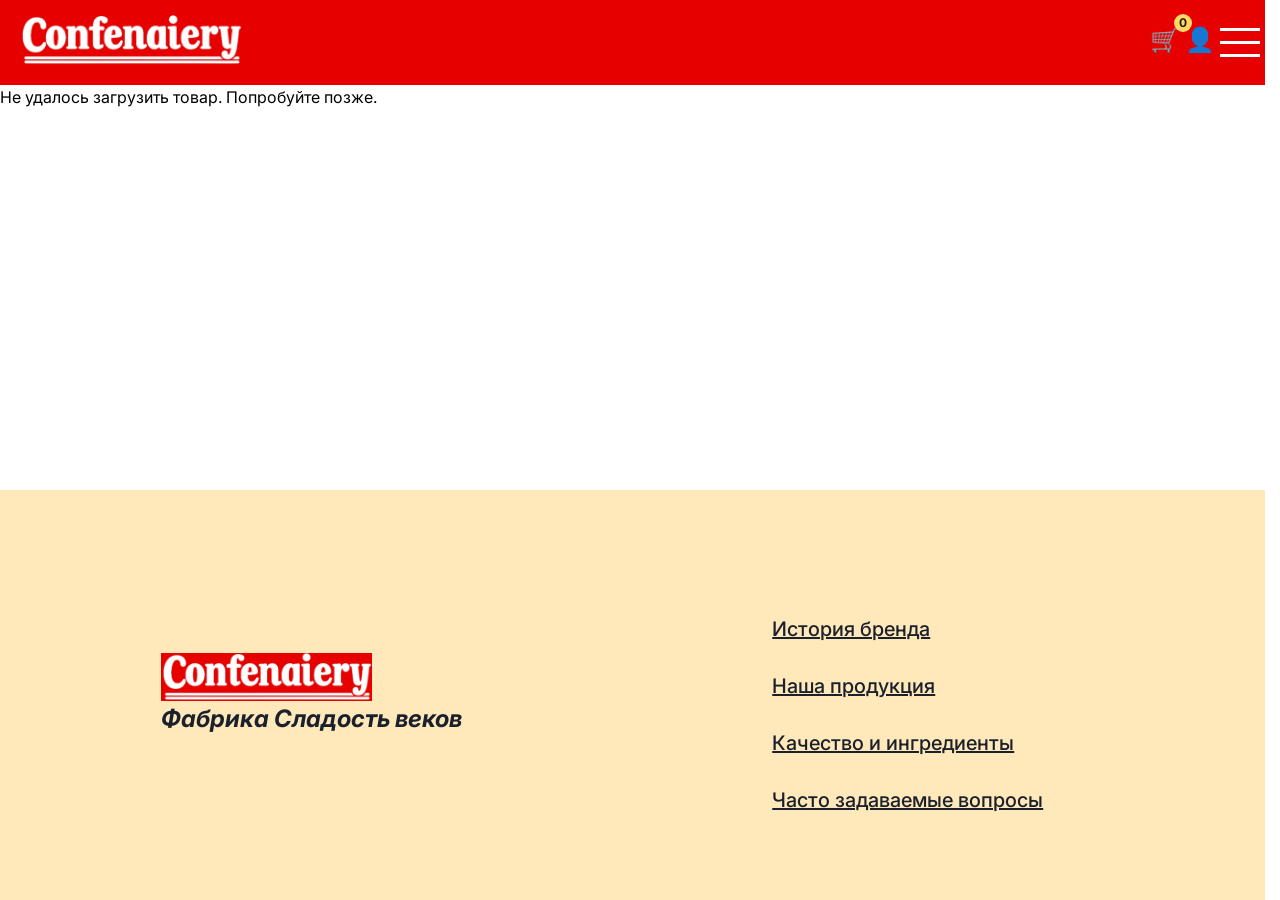
<file: grandmotherTales.html>
<!DOCTYPE html>
<html lang="en">
<head>
    <meta charset="UTF-8">
    <meta name="viewport" content="width=device-width, initial-scale=1.0">
    <title></title>
    <link rel="stylesheet" href="./styles.css">
    <script>window.location.href = '/product.html?id=4';</script>
</head>
<body>
    <header></header>

    <main class="content">
        <section class="candy-section">
            <div class="candy-container">
                <div class="candy-left">
                    <img src="/img/products/бабушкины_сказки.jfif">
                </div>

                <div class="candy-right">
                    <div class="candy-section-title">«Бабушкины сказки»</div>
                    <div class="candy-description">
                        <h3>Полное описание</h3>
                        <p>«Бабушкины сказки» — это путешествие в детство, воплощённое в конфетах. Рецепт этого нежного суфле был разработан в 1953 году и пользовался огромной популярностью у детей того времени. В 2010 году фабрика восстановила оригинальный рецепт по сохранившимся архивным записям, чтобы современные сладкоежки тоже смогли оценить этот неповторимый вкус.</p>
                        <p>Секрет нежности суфле заключается в особом способе взбивания белков и добавлении фруктово‑ягодного пюре в качестве натурального ароматизатора и красителя. Каждая конфета покрыта слоем тёмного шоколада, который создаёт идеальный контраст с воздушным суфле.</p>
                        <p>Производство каждой партии — кропотливый процесс, требующий постоянного контроля температуры и влажности. Конфеты изготавливаются небольшими порциями, чтобы гарантировать неизменно высокое качество. «Бабушкины сказки» станут любимым лакомством и для детей, и для взрослых, которые хотят вернуться в беззаботные дни своего детства.</p>
                    </div>
                </div>
            </div>
            <hr>
            <a class="next-a" href="/starryWaltz.html">следующая сладость</a>
        </section>
    </main>

    <footer></footer>

    <script src="backToTop.js"></script>
    <script src="header.js" type="module"></script>
    <script src="footer.js" type="module"></script>
</body>
</html>
</file>
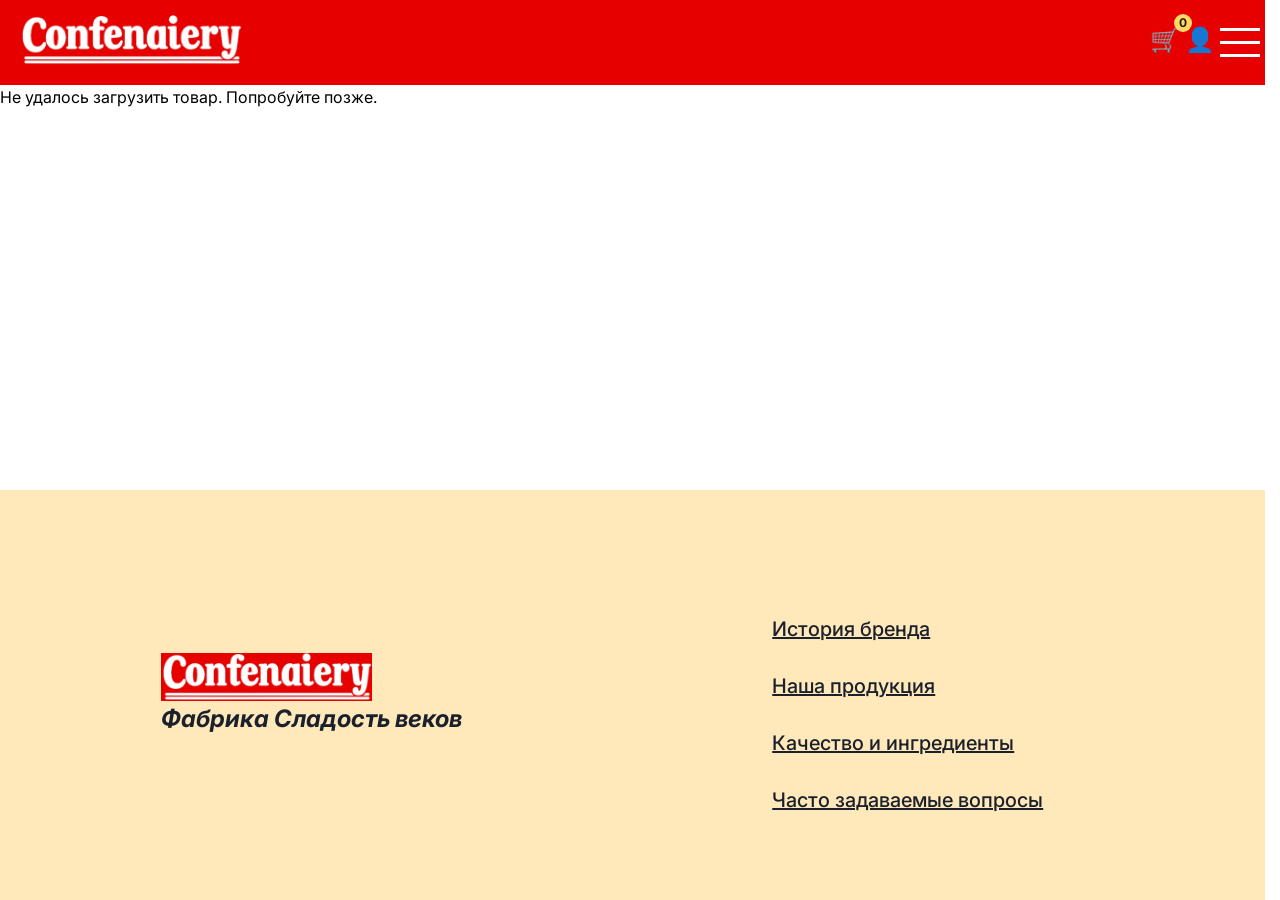
<file: honeyMeadow.html>
<!DOCTYPE html>
<html lang="en">
<head>
    <meta charset="UTF-8">
    <meta name="viewport" content="width=device-width, initial-scale=1.0">
    <title></title>
    <link rel="stylesheet" href="./styles.css">
    <script>window.location.href = '/product.html?id=2';</script>
</head>
<body>
    <header></header>

    <main class="content">
        <section class="candy-section">
            <div class="candy-container">
                <div class="candy-left">
                    <img src="/img/products/медовый_луг.jfif">
                </div>

                <div class="candy-right">
                    <div class="candy-section-title">«Медовый луг»</div>
                    <div class="candy-description">
                        <h3>Полное описание</h3>
                        <p>Серия «Медовый луг» — это дань уважения старинным рецептам, в которых мёд выступал главным подсластителем. Фабрика возродила этот рецепт в 1985 году, добавив современные штрихи: отборный фундук и нежный молочный шоколад.</p>
                        <p>В сердце каждой конфеты — цельный фундук, окружённый пралине с добавлением натурального липового мёда. Мёд придаёт начинке особую глубину и тонкий цветочный аромат, а молочный шоколад создаёт гармоничный баланс сладости.</p>
                        <p>Конфеты изготавливаются небольшими партиями, чтобы сохранить свежесть и натуральный вкус ингредиентов. Они станут прекрасным дополнением к травяному чаю или как самостоятельный десерт для тех, кто ценит натуральные вкусы.</p>
                    </div>
                </div>
            </div>
            <hr>
            <a class="next-a" href="/seaBreeze.html">следующая сладость</a>
        </section>
    </main>

    <footer></footer>

    <script src="backToTop.js"></script>
    <script src="header.js" type="module"></script>
    <script src="footer.js" type="module"></script>
</body>
</html>
</file>
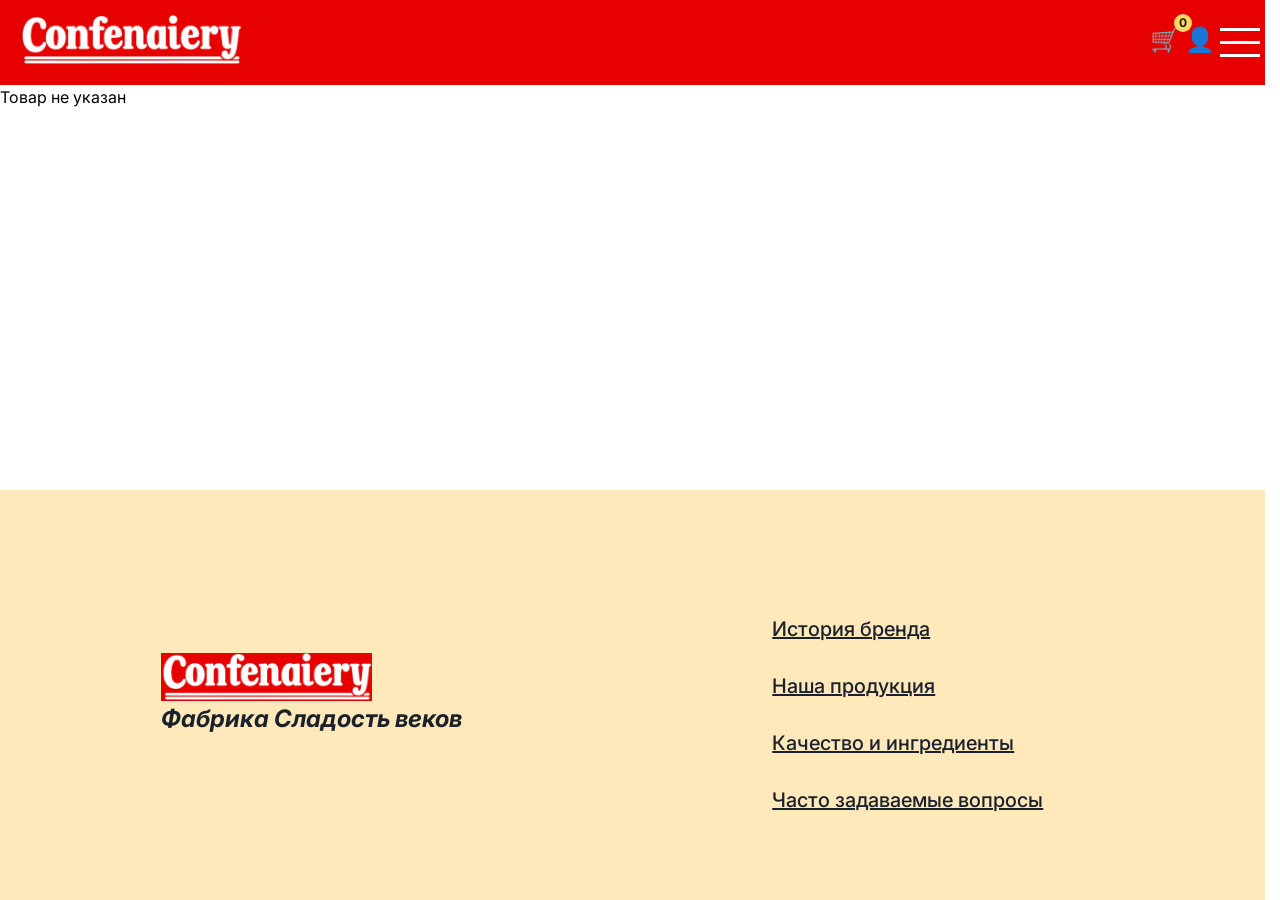
<file: product.html>
<!DOCTYPE html>
<html lang="ru">
<head>
    <meta charset="UTF-8">
    <meta name="viewport" content="width=device-width, initial-scale=1.0">
    <title>Товар – Кондитерская фабрика</title>
    <link rel="stylesheet" href="./styles.css">
</head>
<body>
    <header></header>

    <main class="content">
        <div id="productDetail">
            <div class="loading">Загрузка товара...</div>
        </div>
    </main>

    <footer></footer>

    <script src="js/backToTop.js" type="module"></script>
    <script src="js/header.js" type="module"></script>
    <script src="js/footer.js" type="module"></script>
    <script src="js/product.js" type="module"></script>
</body>
</html>
</file>
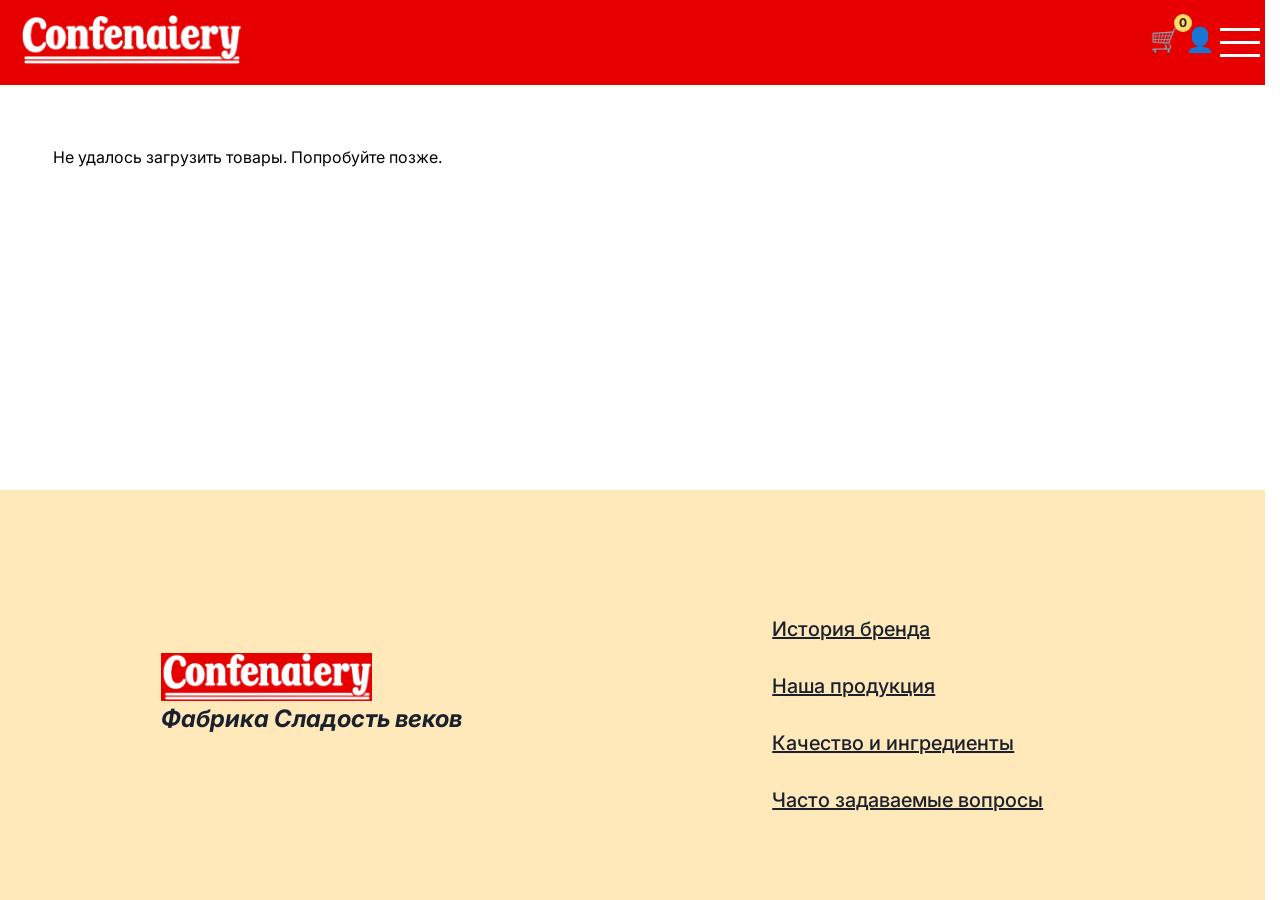
<file: products.html>
<!DOCTYPE html>
<html lang="ru">
<head>
    <meta charset="UTF-8">
    <meta name="viewport" content="width=device-width, initial-scale=1.0">
    <title>Наша продукция – Кондитерская фабрика</title>
    <link rel="stylesheet" href="./styles.css">
</head>
<body>
    <header></header>

    <main class="content">
        <section class="products-section">
            <div class="products-container" id="productsContainer">
                <div class="loading">Загрузка товаров...</div>
            </div>
        </section>
    </main>

    <footer></footer>

    <script src="js/backToTop.js" type="module"></script>
    <script src="js/header.js" type="module"></script>
    <script src="js/footer.js" type="module"></script>
    
    <!-- Загрузка товаров -->
    <script type="module">
        import { loadProducts } from './js/loadProducts.js';
        loadProducts('#productsContainer');
    </script>
</body>
</html>
</file>
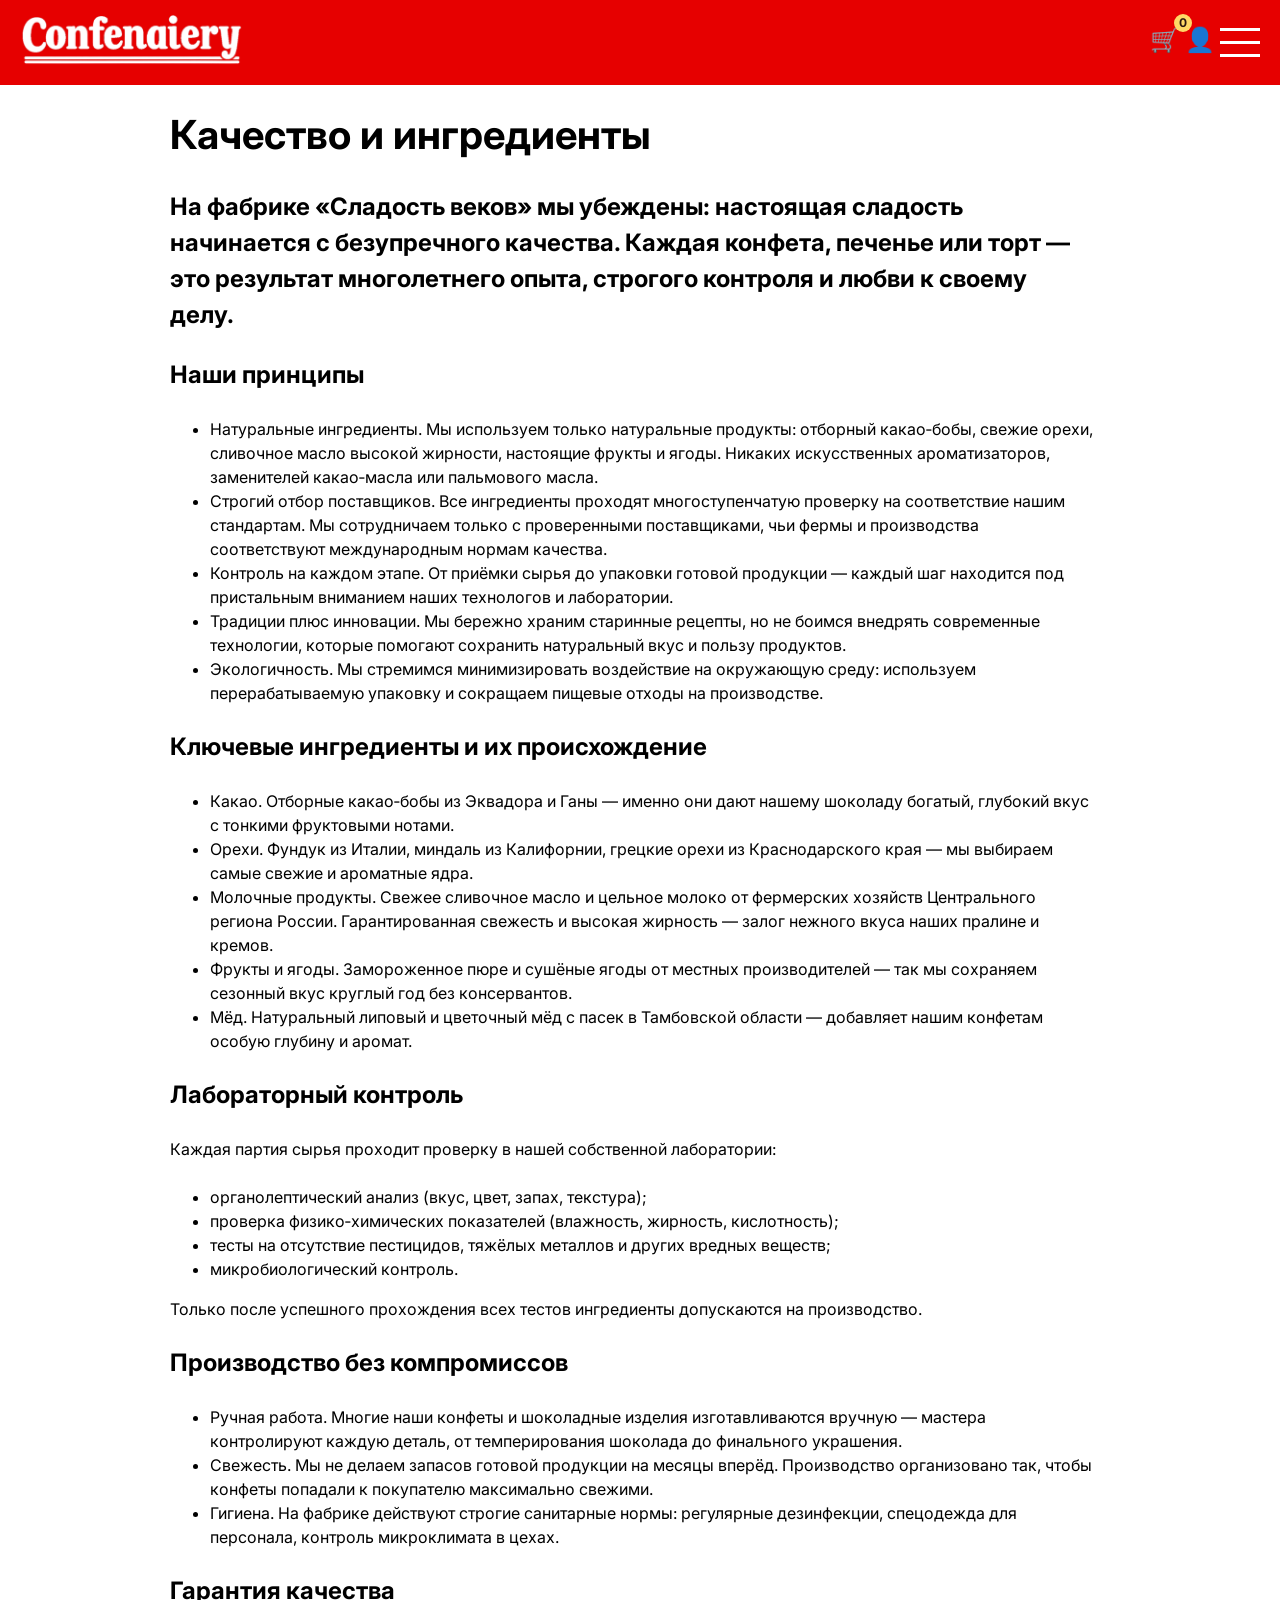
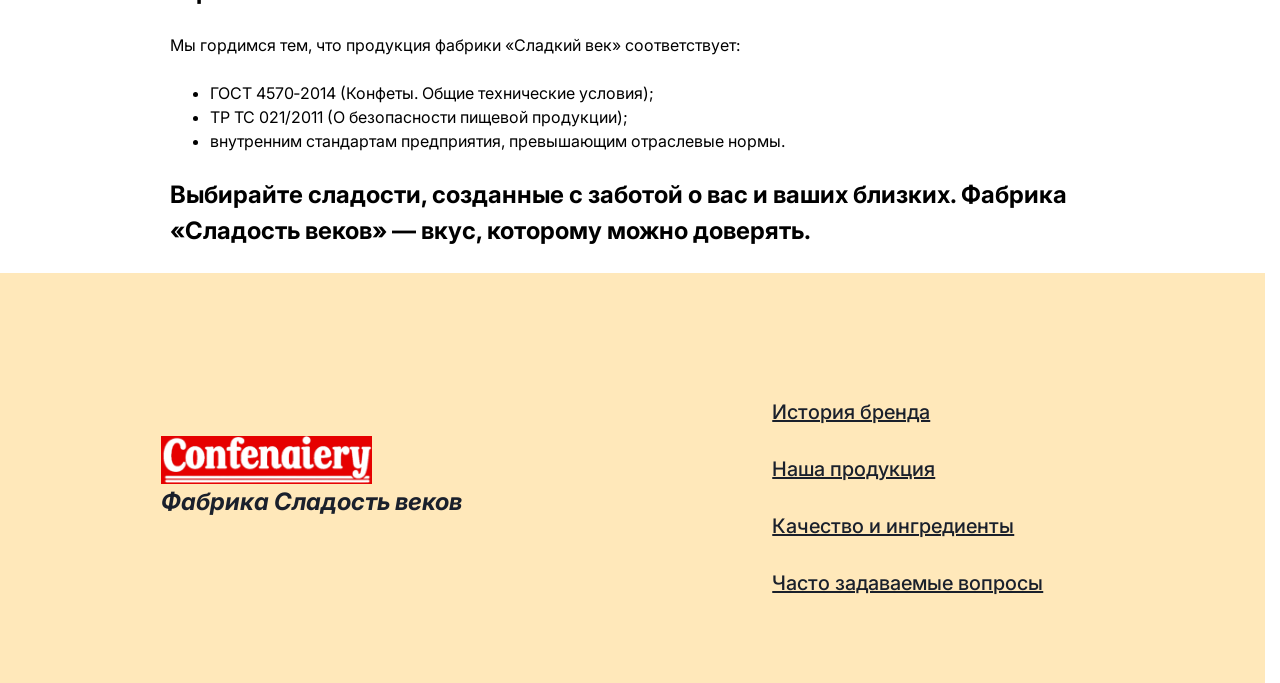
<file: qualityAndIngredients.html>
<!DOCTYPE html>
<html lang="en">
<head>
    <meta charset="UTF-8">
    <meta name="viewport" content="width=device-width, initial-scale=1.0">
    <title></title>
    <link rel="stylesheet" href="./styles.css">
</head>
<body>
    <header></header>

    <main class="content">
        <section class="quality-section">
            <div>
                <div class="quality-section-title">Качество и ингредиенты</div>
                <h3>На фабрике «Сладость веков» мы убеждены: настоящая сладость начинается с безупречного качества. Каждая конфета, печенье или торт — это результат многолетнего опыта, строгого контроля и любви к своему делу.</h3>
                <h3>Наши принципы</h3>
                <ul>
                    <li>Натуральные ингредиенты. Мы используем только натуральные продукты: отборный какао‑бобы, свежие орехи, сливочное масло высокой жирности, настоящие фрукты и ягоды. Никаких искусственных ароматизаторов, заменителей какао‑масла или пальмового масла.</li>
                    <li>Строгий отбор поставщиков. Все ингредиенты проходят многоступенчатую проверку на соответствие нашим стандартам. Мы сотрудничаем только с проверенными поставщиками, чьи фермы и производства соответствуют международным нормам качества.</li>
                    <li>Контроль на каждом этапе. От приёмки сырья до упаковки готовой продукции — каждый шаг находится под пристальным вниманием наших технологов и лаборатории.</li>
                    <li>Традиции плюс инновации. Мы бережно храним старинные рецепты, но не боимся внедрять современные технологии, которые помогают сохранить натуральный вкус и пользу продуктов.</li>
                    <li>Экологичность. Мы стремимся минимизировать воздействие на окружающую среду: используем перерабатываемую упаковку и сокращаем пищевые отходы на производстве.</li>
                </ul>
                <h3>Ключевые ингредиенты и их происхождение</h3>
                <ul>
                    <li>Какао. Отборные какао‑бобы из Эквадора и Ганы — именно они дают нашему шоколаду богатый, глубокий вкус с тонкими фруктовыми нотами.</li>
                    <li>Орехи. Фундук из Италии, миндаль из Калифорнии, грецкие орехи из Краснодарского края — мы выбираем самые свежие и ароматные ядра.</li>
                    <li>Молочные продукты. Свежее сливочное масло и цельное молоко от фермерских хозяйств Центрального региона России. Гарантированная свежесть и высокая жирность — залог нежного вкуса наших пралине и кремов.</li>
                    <li>Фрукты и ягоды. Замороженное пюре и сушёные ягоды от местных производителей — так мы сохраняем сезонный вкус круглый год без консервантов.</li>
                    <li>Мёд. Натуральный липовый и цветочный мёд с пасек в Тамбовской области — добавляет нашим конфетам особую глубину и аромат.</li>
                </ul>
                <h3>Лабораторный контроль</h3>
                <p>Каждая партия сырья проходит проверку в нашей собственной лаборатории:</p>
                <ul>
                    <li>органолептический анализ (вкус, цвет, запах, текстура);</li>
                    <li>проверка физико‑химических показателей (влажность, жирность, кислотность);</li>
                    <li>тесты на отсутствие пестицидов, тяжёлых металлов и других вредных веществ;</li>
                    <li>микробиологический контроль.</li>
                </ul>
                <p>Только после успешного прохождения всех тестов ингредиенты допускаются на производство.</p>
                <h3>Производство без компромиссов</h3>
                <ul>
                    <li>Ручная работа. Многие наши конфеты и шоколадные изделия изготавливаются вручную — мастера контролируют каждую деталь, от темперирования шоколада до финального украшения.</li>
                    <li>Свежесть. Мы не делаем запасов готовой продукции на месяцы вперёд. Производство организовано так, чтобы конфеты попадали к покупателю максимально свежими.</li>
                    <li>Гигиена. На фабрике действуют строгие санитарные нормы: регулярные дезинфекции, спецодежда для персонала, контроль микроклимата в цехах.</li>
                </ul>
                <h3>Гарантия качества</h3>
                <p>Мы гордимся тем, что продукция фабрики «Сладкий век» соответствует:</p>
                <ul>
                    <li>ГОСТ 4570‑2014 (Конфеты. Общие технические условия);</li>
                    <li>ТР ТС 021/2011 (О безопасности пищевой продукции);</li>
                    <li>внутренним стандартам предприятия, превышающим отраслевые нормы.</li>
                </ul>
                <h3>Выбирайте сладости, созданные с заботой о вас и ваших близких. Фабрика «Сладость веков» — вкус, которому можно доверять.</h3>
            </div>
        </section>
    </main>

    <footer></footer>

    <script src="js/backToTop.js" type="module"></script>
    <script src="js/header.js" type="module"></script>
    <script src="js/footer.js" type="module"></script>
</body>
</html>
</file>
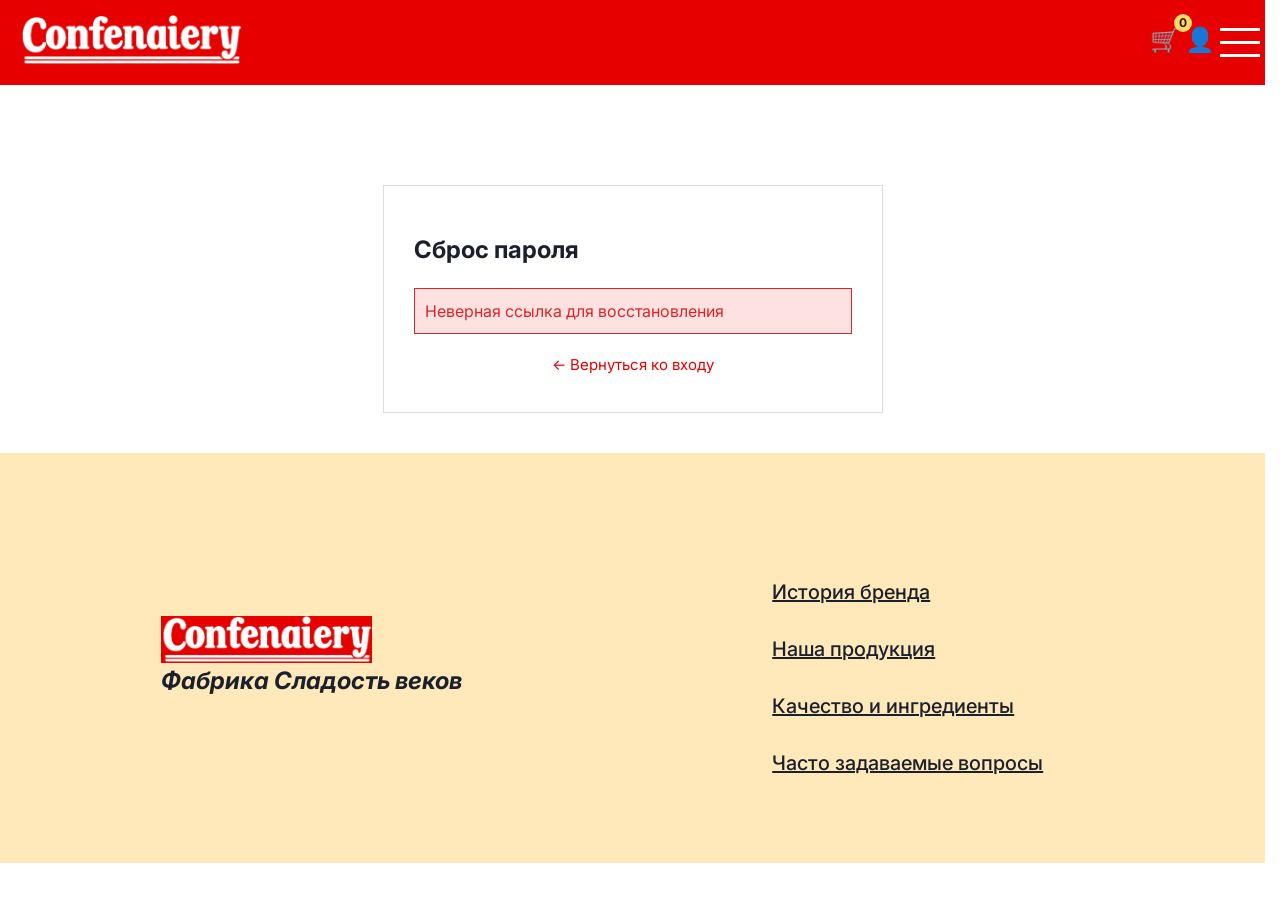
<file: reset-password.html>
<!DOCTYPE html>
<html lang="ru">
<head>
    <meta charset="UTF-8">
    <meta name="viewport" content="width=device-width, initial-scale=1.0">
    <title>Сброс пароля – Кондитерская фабрика</title>
    <link rel="stylesheet" href="styles.css">
    <style>
        .reset-page .container {
            max-width: 500px;
            margin: 100px auto 40px;
            padding: 30px;
            background: white;
            border: 1px solid #ddd;
        }
        .reset-page h1 {
            font-size: 1.5rem;
            margin-bottom: 20px;
            color: var(--color-dark);
        }
        .reset-page input {
            width: 100%;
            padding: 12px;
            margin: 10px 0;
            border: 1px solid #ddd;
            font-family: inherit;
        }
        .reset-page button {
            background: var(--color-red);
            color: white;
            border: none;
            padding: 12px 20px;
            width: 100%;
            cursor: pointer;
            margin-top: 10px;
            font-size: 1rem;
        }
        .reset-page button:hover {
            background: #b30000;
        }
        .message {
            padding: 10px;
            margin: 10px 0;
            border: 1px solid;
            display: none;
        }
        .message.success {
            background: #d1fae5;
            color: #059669;
            border-color: #059669;
        }
        .message.error {
            background: #fee2e2;
            color: #dc2626;
            border-color: #dc2626;
        }
        .loading {
            text-align: center;
            padding: 20px;
            color: #666;
        }
        .back-link {
            display: block;
            text-align: center;
            margin-top: 20px;
            font-size: 15px;
            color: var(--color-red);
            text-decoration: none;
        }
    </style>
</head>
<body>
    <header></header>

    <main class="reset-page">
        <div class="container">
            <div id="resetFormContainer">
                <h1>Сброс пароля</h1>
                <div id="resetMessage" class="message"></div>
                <div id="loadingIndicator" class="loading" style="display: none;">Проверка ссылки...</div>
                
                <form id="resetForm" style="display: none;">
                    <input type="password" id="newPassword" placeholder="Новый пароль" required minlength="4">
                    <input type="password" id="confirmPassword" placeholder="Подтвердите пароль" required>
                    <button type="submit">Сохранить пароль</button>
                </form>
            </div>
            <a href="account.html" class="back-link">← Вернуться ко входу</a>
        </div>
    </main>

    <footer></footer>

    <script src="js/header.js" type="module"></script>
    <script src="js/footer.js" type="module"></script>
    <script>
        // js/reset-password.js – встроен прямо в HTML для надёжности
        (async function() {
            const urlParams = new URLSearchParams(window.location.search);
            const token = urlParams.get('token');
            
            const resetForm = document.getElementById('resetForm');
            const loadingIndicator = document.getElementById('loadingIndicator');
            const resetMessage = document.getElementById('resetMessage');
            
            if (!token) {
                showMessage('Неверная ссылка для восстановления', 'error');
                return;
            }
            
            // Проверяем токен
            loadingIndicator.style.display = 'block';
            
            try {
                const response = await fetch(`/api/reset-password.php?action=verify&token=${token}`);
                const data = await response.json();
                
                loadingIndicator.style.display = 'none';
                
                if (data.success) {
                    resetForm.style.display = 'block';
                    
                    resetForm.addEventListener('submit', async (e) => {
                        e.preventDefault();
                        
                        const newPassword = document.getElementById('newPassword').value;
                        const confirmPassword = document.getElementById('confirmPassword').value;
                        
                        resetMessage.style.display = 'none';
                        
                        if (newPassword !== confirmPassword) {
                            showMessage('Пароли не совпадают', 'error');
                            return;
                        }
                        
                        if (newPassword.length < 4) {
                            showMessage('Пароль должен содержать минимум 4 символа', 'error');
                            return;
                        }
                        
                        try {
                            const resetResponse = await fetch('/api/reset-password.php', {
                                method: 'POST',
                                headers: { 'Content-Type': 'application/json' },
                                body: JSON.stringify({ action: 'reset', token: token, password: newPassword })
                            });
                            
                            const resetData = await resetResponse.json();
                            
                            if (resetData.success) {
                                showMessage('Пароль успешно изменён! Перенаправляем на страницу входа...', 'success');
                                
                                setTimeout(() => {
                                    window.location.href = '/account.html';
                                }, 3000);
                            } else {
                                showMessage(resetData.error, 'error');
                            }
                        } catch (err) {
                            console.error('Ошибка:', err);
                            showMessage('Сетевая ошибка. Попробуйте позже.', 'error');
                        }
                    });
                } else {
                    showMessage(data.error || 'Ссылка недействительна или истекла', 'error');
                }
            } catch (err) {
                console.error('Ошибка:', err);
                loadingIndicator.style.display = 'none';
                showMessage('Сетевая ошибка. Попробуйте позже.', 'error');
            }
            
            function showMessage(text, type) {
                resetMessage.textContent = text;
                resetMessage.className = `message ${type}`;
                resetMessage.style.display = 'block';
            }
        })();
    </script>
</body>
</html>
</file>
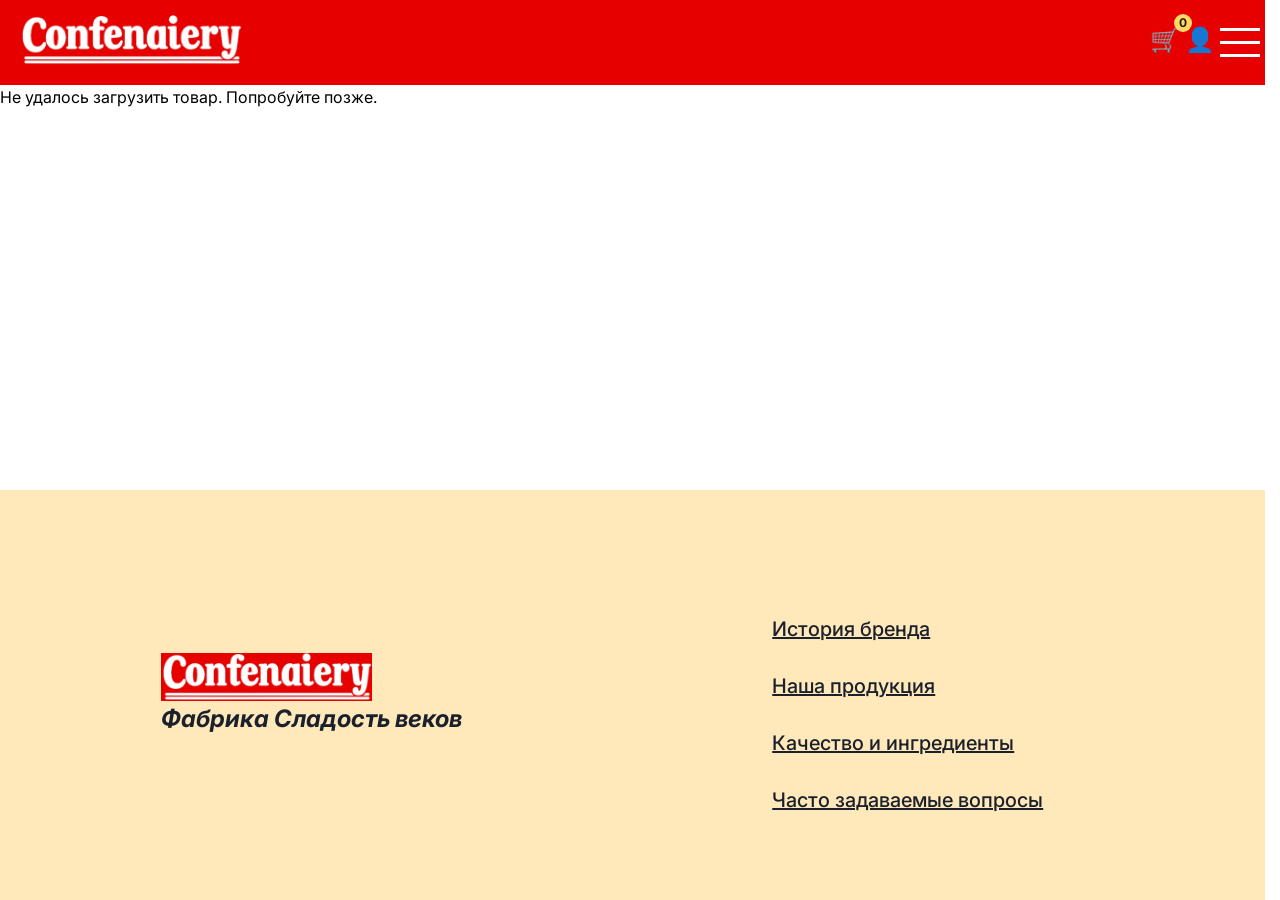
<file: seaBreeze.html>
<!DOCTYPE html>
<html lang="en">
<head>
    <meta charset="UTF-8">
    <meta name="viewport" content="width=device-width, initial-scale=1.0">
    <title></title>
    <link rel="stylesheet" href="./styles.css">
    <script>window.location.href = '/product.html?id=3';</script>
</head>
<body>
    <header></header>

    <main class="content">
        <section class="candy-section">
            <div class="candy-container">
                <div class="candy-left">
                    <img src="/img/products/морской_бриз.jfif">
                </div>

                <div class="candy-right">
                    <div class="candy-section-title">«Морской бриз»</div>
                    <div class="candy-description">
                        <h3>Полное описание</h3>
                        <p>«Морской бриз» — уникальная серия конфет, вдохновлённая морским побережьем и его целебными дарами. Созданная в 2005 году в сотрудничестве с диетологами, эта серия сочетает удовольствие от лакомства с пользой морских водорослей.</p>
                        <p>При разработке рецептуры использовались экстракты ламинарии и фукуса, богатые йодом и микроэлементами. Лёгкая солоноватость гармонично сочетается с освежающими нотами лимона и мяты, создавая неповторимый вкус, напоминающий о морском воздухе.</p>
                        <p>Леденцы изготавливаются методом медленной кристаллизации сахара, что позволяет сохранить полезные свойства натуральных экстрактов. Оригинальная форма в виде гладких морских камешков делает конфеты не только вкусными, но и эстетически привлекательными. Отличный выбор для тех, кто ищет необычное лакомство с пользой для здоровья.</p>
                    </div>
                </div>
            </div>
            <hr>
            <a class="next-a" href="/grandmotherTales.html">следующая сладость</a>
        </section>
    </main>

    <footer></footer>

    <script src="backToTop.js"></script>
    <script src="header.js" type="module"></script>
    <script src="footer.js" type="module"></script>
</body>
</html>
</file>
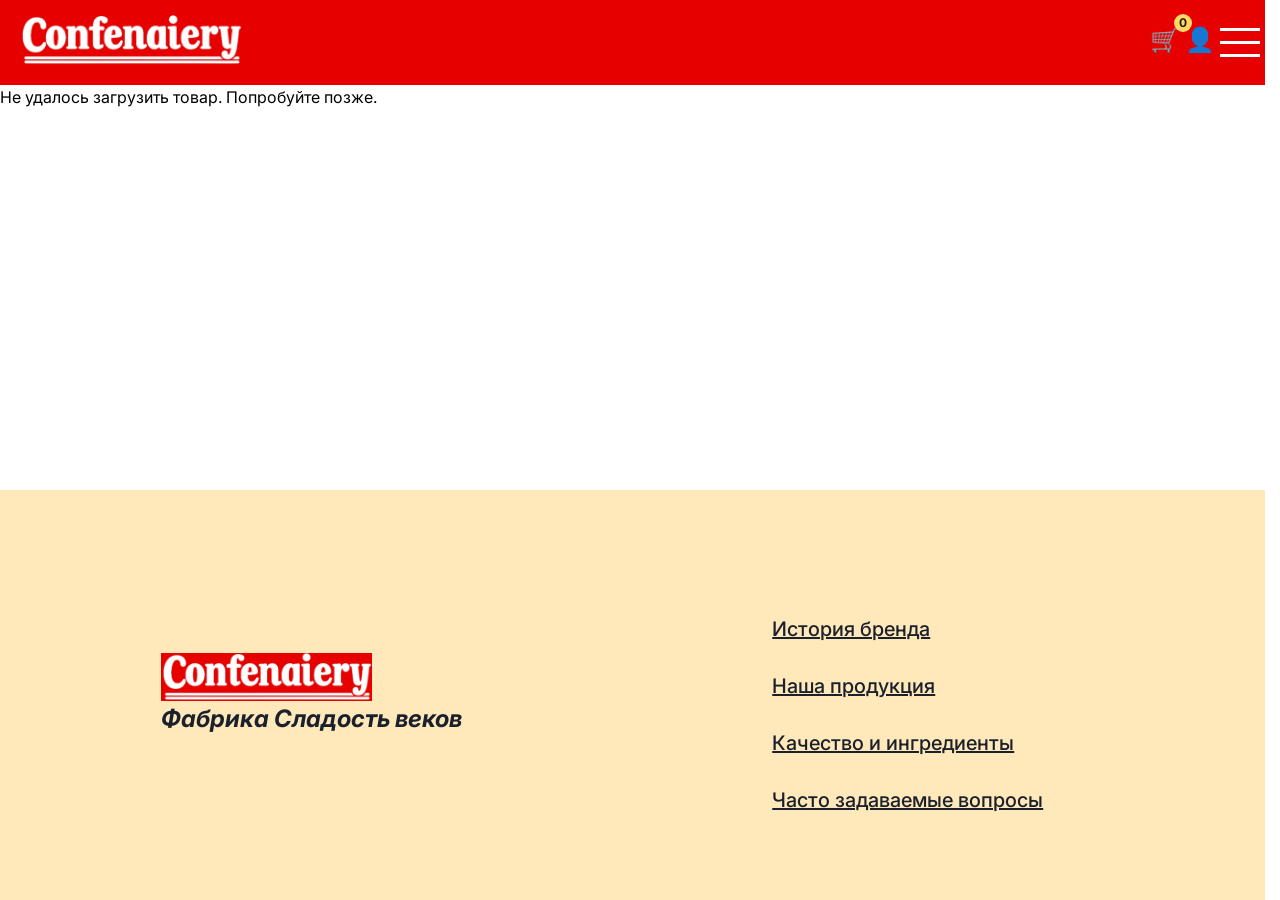
<file: starryWaltz.html>
<!DOCTYPE html>
<html lang="en">
<head>
    <meta charset="UTF-8">
    <meta name="viewport" content="width=device-width, initial-scale=1.0">
    <title></title>
    <link rel="stylesheet" href="./styles.css">
    <script>window.location.href = '/product.html?id=1';</script>
</head>
<body>
    <header></header>

    <main class="content">
        <section class="candy-section">
            <div class="candy-container">
                <div class="candy-left">
                    <img src="/img/products/звездный_вальс.jfif">
                </div>

                <div class="candy-right">
                    <div class="candy-section-title">«Звёздный вальс»</div>
                    <div class="candy-description">
                        <h3>Полное описание</h3>
                        <p>«Звёздный вальс» — коллекция шоколадных трюфелей, созданная, чтобы подарить ощущение праздника. История этой серии началась в 1960‑х годах, когда главный шоколатье фабрики вдохновился атмосферой новогодних балов и решил воплотить в конфетах магию сверкающих люстр и кружение пар в танце.</p>
                        <p>Каждый трюфель создаётся вручную: сначала формируется начинка с идеальной балансом сладости и глубины вкуса, затем она окунается в тёмный шоколад 72 % какао и декорируется съедобным золотом. Бархатистая текстура тает во рту, раскрывая ноты отборного какао, ароматного кофе или свежего апельсина.</p>
                    </div>
                </div>
            </div>
            <hr>
            <a class="next-a" href="/honeyMeadow.html">следующая сладость</a>
        </section>
    </main>

    <footer></footer>

    <script src="backToTop.js"></script>
    <script src="header.js" type="module"></script>
    <script src="footer.js" type="module"></script>
</body>
</html>
</file>
<file: styles.css>
/*#region[ rgba(255, 255, 255, 0.4) ] Базовая настройка */

@import url('https://fonts.googleapis.com/css2?family=Inter:ital,opsz,wght@0,14..32,100..900;1,14..32,100..900&display=swap');

/**
  Нормализация блочной модели
 */
*,
::before,
::after {
  box-sizing: border-box;
}

/**
  Убираем внутренние отступы слева тегам списков,
  у которых есть атрибут class
 */
:where(ul, ol):where([class]) {
  padding-left: 0;
}

/**
  Убираем внешние отступы body и двум другим тегам,
  у которых есть атрибут class
 */
body,
:where(blockquote, figure, fieldset):where([class]) {
  margin: 0;
}

/**
  Убираем внешние отступы вертикали нужным тегам,
  у которых есть атрибут class
 */
:where(
  h1,
  h2,
  h3,
  h4,
  h5,
  h6,
  p,
  ul,
  ol,
  dl
):where([class]) {
  margin-block: 0;
}

:where(dd[class]) {
  margin-left: 0;
}

:where(fieldset[class]) {
  padding: 0;
  border: none;
}

/**
  Убираем стандартный маркер маркированному списку,
  у которого есть атрибут class
 */
:where(ul[class]) {
  list-style: none;
}

:where(address[class]) {
  font-style: normal;
}

/**
  Обнуляем вертикальные внешние отступы параграфа,
  объявляем локальную переменную для внешнего отступа вниз,
  чтобы избежать взаимодействие с более сложным селектором
 */
p {
  --paragraphMarginBottom: 24px;

  margin-block: 0;
}

/**
  Внешний отступ вниз для параграфа без атрибута class,
  который расположен не последним среди своих соседних элементов
 */
p:where(:not([class]):not(:last-child)) {
  margin-bottom: var(--paragraphMarginBottom);
}


/**
  Упрощаем работу с изображениями и видео
 */
img,
video {
  display: block;
  max-width: 100%;
  height: auto;
}

/**
  Наследуем свойства шрифт для полей ввода
 */
input,
textarea,
select,
button {
  font: inherit;
}

html {
  /**
    Пригодится в большинстве ситуаций
    (когда, например, нужно будет "прижать" футер к низу сайта)
   */
  height: 100%;
  /**
    Убираем скачок интерфейса по горизонтали
    при появлении / исчезновении скроллбара
   */
  scrollbar-gutter: stable;
  /**
    Плавный скролл
   */
  scroll-behavior: smooth;
}

body {
  /**
    Пригодится в большинстве ситуаций
    (когда, например, нужно будет "прижать" футер к низу сайта)
   */
  min-height: 100%;
  /**
    Унифицированный интерлиньяж
   */
  line-height: 1.5;

  

  /* ФУТЕР К НИЗУ FOOTER */
  margin: 0;
  padding: 0;
  display: flex;
  flex-direction: column;

  padding-top: 85px;
}

/* ФУТЕР К НИЗУ FOOTER */
.content {
    flex: 1; /* Занимает всё доступное пространство между header и footer */
}

/**
  Нормализация высоты элемента ссылки при его инспектировании в DevTools
 */
a:where([class]) {
  display: inline-flex;
}

/**
  Курсор-рука при наведении на элемент
 */
button,
label {
  cursor: pointer;
}

/**
  Убирает серую подсветку при тапе на мобильных устройствах (iOS/Android)
 */
button {
  -webkit-tap-highlight-color: transparent;
}

/**
  Приводим к единому цвету svg-элементы
  (за исключением тех, у которых уже указан
  атрибут fill со значением 'none' или начинается с 'url')
 */
:where([fill]:not(
  [fill="none"],
  [fill^="url"]
)) {
  fill: currentColor;
}

/**
  Приводим к единому цвету svg-элементы
  (за исключением тех, у которых уже указан
  атрибут stroke со значением 'none')
 */
:where([stroke]:not(
  [stroke="none"],
  [stroke^="url"]
)) {
  stroke: currentColor;
}

/**
  Чиним баг задержки смены цвета при взаимодействии с svg-элементами
 */
svg * {
  transition-property: fill, stroke;
}

/**
  Приведение рамок таблиц в классический 'collapse' вид
 */
:where(table) {
  border-collapse: collapse;
  border-color: currentColor;
}

/**
  Удаляем все анимации и переходы для людей,
  которые предпочитают их не использовать
 */
@media (prefers-reduced-motion: reduce) {
  *,
  ::before,
  ::after {
    animation-duration: 0.01ms !important;
    animation-iteration-count: 1 !important;
    transition-duration: 0.01ms !important;
    scroll-behavior: auto !important;
  }
}

:root {
    --color-white: #ffffff;
    --color-red: #E60000;
    --color-yellow: #FFE8BA;
    --color-dark: #1A202C;

    --font-family-base: 'Inter', sans-serif;

    --input-height: 65px;

    --container-width: 1400px;
    --container-padding-x: 15px;

    --transition-duration: 0.2s; 
}   

.visually-hidden {
  position: absolute !important;
  width: 1px !important;
  height: 1px !important;
  margin: -1px !important;
  border: 0 !important;
  padding: 0 !important;
  white-space: nowrap !important;
  clip-path: inset(100%) !important;
  clip: rect(0 0 0 0) !important;
  overflow: hidden !important;
}

body {
    font-family: var(--font-family-base);
    font-size: 16px;
}

.container {
    max-width: calc(var(--container-width) + var(--container-padding-x) * 2);
    margin-inline: auto;
    padding-inline: var(--container-padding-x);
}
/*#endregion */

/*#region header */


header {
  height: 85px;
  background-color: var(--color-red);
  display: flex;
  justify-content: space-between;
  align-items: center;
  padding: 20px;
  /* position: relative; */
  z-index: 15;
  position: fixed;
  top: 0;
  left: 0;
  width: 100%;
}

.logo-container{
  display: flex;
  justify-content: center;
  align-items: center;
  flex-shrink: 0;
}

.logo-container img{
  height: 50px;
  width: auto;
}

.hd-right{
  display: flex;
  align-items: center;
  gap: 5px;
}


.hd-burger{
  width: 40px;
  height: 40px;
  display: flex;
  align-items: center;
  justify-content: center;
  flex-direction: column;
  gap: 10px;
  flex-shrink: 0;
}

.hd-burger span{
  position: relative;
  background: var(--color-white);
  height: 3px;
  width: 100%;
  top: 0;
  transition: all 0.5s cubic-bezier(0.68, -0.55, 0.265, 1.55);
}

.burger-menu{
    position: fixed;
    left: 0;
    top: 0;
    width: 100%;
    background-color: var(--color-red);
    z-index: 10;
    transform: translateY(-100%);
    opacity: 0;
    visibility: hidden;
    transition: all .5s ease;
    height: 692px;
    align-content: center;
}

.burger-menu.active {
    opacity: 1;
    visibility: visible;
    transform: translateY(0);
}

.hd-burger.active span:nth-child(1) {
    transform: translateY(13px) rotate(45deg);
}

.hd-burger.active span:nth-child(2) {
    opacity: 0;
    transform: scaleX(0);
}

.hd-burger.active span:nth-child(3) {
    transform: translateY(-13px) rotate(-45deg);
}

.burger-container{
    display: flex;
    justify-content: center;
    width: 100%;
}

.burger-column{
    text-decoration: none;
    display: block;
    text-align: center;
    justify-content: center;
}

.burger-column ul{
    padding: 0;
    margin: 0;
}

.burger-column li{
    font-size: 24px;
    color: var(--color-white);
    list-style: none;
    margin-bottom: 20px;
    width: 100%;
    padding-left: 50px;
    padding-right: 50px;
}

.burger-column a{
    color: var(--color-white);
    text-decoration: none;
    display: block;
    width: 100%;
    font-weight: 700;
}

.divic{
    font-size: 14px;
    margin-top: 50px;
    font-weight: 500;
    color: var(--color-white);
    text-transform: uppercase;
}

.hd-icons {
    display: flex;
    gap: 5px;
    align-items: center;
}
.hd-icon {
    position: relative;
    font-size: 24px;
    text-decoration: none;
    color: white;
}
.cart-count {
    position: absolute;
    top: -8px;
    right: -12px;
    background: #ffd966;
    color: #2c1810;
    font-size: 12px;
    font-weight: bold;
    border-radius: 50%;
    width: 18px;
    height: 18px;
    display: flex;
    align-items: center;
    justify-content: center;
}

.account-icon{
  color: var(--color-dark);
}

/*#region account */
/*#region account */
.account-page .container, .cart-page .container {
    max-width: 1200px;
    margin: 100px auto 40px;
    padding: 20px;
    background: white;
    border: 1px solid #ddd;
}

.tabs {
    display: flex;
    gap: 20px;
    margin-bottom: 20px;
    border-bottom: 1px solid #ddd;
}

.tab-btn {
    background: none;
    border: none;
    padding: 10px 20px;
    font-size: 1rem;
    cursor: pointer;
    color: #666;
}

.tab-btn.active {
    border-bottom: 2px solid var(--color-red);
    color: var(--color-red);
    font-weight: 600;
}

.tab-content {
    display: none;
}

.tab-content.active {
    display: block;
}

form input {
    width: 100%;
    padding: 10px;
    margin: 10px 0;
    border: 1px solid #ddd;
    font-family: var(--font-family-base);
    font-size: 0.9rem;
}

form button {
    background: var(--color-red);
    color: white;
    border: none;
    padding: 10px 20px;
    font-size: 0.9rem;
    cursor: pointer;
    margin-top: 10px;
}

form button:hover {
    background: #b30000;
}


/* #region captcha */
.captcha-refresh-block{
    display: flex;
}

.captcha-refresh{
    height: 100%;
}

.captcha-error {
    color: #dc2626;
    font-size: 15px;
    margin-top: 5px;
}
/*#endregion */
/*#endregion */
/* Корзина */

.cart-page .container {
    max-width: 1200px;
    margin: 100px auto 40px;
    padding: 20px;
    background: white;
    border-radius: 0;
    box-shadow: none;
    border: 1px solid #ddd;
}

.cart-page h1 {
    font-size: 1.8rem;
    font-weight: 700;
    color: var(--color-dark);
    margin-bottom: 20px;
    padding-bottom: 10px;
    border-bottom: 1px solid #ddd;
}

.cart-items {
    margin-bottom: 30px;
}

.cart-table {
    width: 100%;
    border-collapse: collapse;
}

.cart-table th {
    background: #f5f5f5;
    padding: 12px 15px;
    text-align: left;
    font-weight: 600;
    border-bottom: 1px solid #ddd;
}

.cart-table td {
    padding: 12px 15px;
    border-bottom: 1px solid #eee;
    vertical-align: middle;
}

.cart-table td:last-child,
.cart-table th:last-child {
    text-align: center;
}

.cart-qty {
    width: 70px;
    padding: 6px;
    border: 1px solid #ddd;
    text-align: center;
    font-size: 0.9rem;
}

.remove-item {
    background: #dc2626;
    color: white;
    border: none;
    padding: 5px 12px;
    cursor: pointer;
    font-size: 0.75rem;
}

.remove-item:hover {
    background: #b91c1c;
}

.item-total {
    font-weight: 600;
}

.cart-summary {
    margin-top: 30px;
    padding: 20px;
    background: #f9f9f9;
    border: 1px solid #ddd;
    text-align: right;
}

.summary-row {
    margin: 8px 0;
    font-size: 1rem;
}

.summary-row span:first-child {
    margin-right: 20px;
    color: #666;
}

.summary-row span:last-child {
    font-weight: 600;
}

.discount-row span:last-child {
    color: #10b981;
}

.total-row {
    font-size: 1.3rem;
    font-weight: bold;
    margin-top: 15px;
    padding-top: 10px;
    border-top: 1px solid #ddd;
}

.total-row span:last-child {
    color: var(--color-red);
}

.checkout-btn {
    background: var(--color-red);
    color: white;
    border: none;
    padding: 12px 30px;
    font-size: 1rem;
    cursor: pointer;
    margin-top: 15px;
    transition: background 0.2s;
}

.checkout-btn:hover {
    background: #b30000;
}

/* Пустая корзина */
.cart-items p {
    text-align: center;
    padding: 40px;
    color: #666;
    background: #fafafa;
    border: 1px solid #ddd;
}

/* АДАПТИВ ДЛЯ ПЛАНШЕТОВ */
@media (max-width: 768px) {
    .cart-page .container {
        margin: 80px auto 20px;
        padding: 15px;
    }
    
    .cart-page h1 {
        font-size: 1.4rem;
    }
    
    .cart-items {
        overflow-x: auto;
        -webkit-overflow-scrolling: touch;
    }
    
    .cart-table {
        min-width: 500px;
        font-size: 0.85rem;
    }
    
    .cart-table th,
    .cart-table td {
        padding: 8px 10px;
    }
    
    .cart-qty {
        width: 55px;
        padding: 4px;
    }
    
    .cart-summary {
        padding: 15px;
    }
    
    .summary-row {
        font-size: 0.9rem;
    }
    
    .total-row {
        font-size: 1.1rem;
    }
    
    .checkout-btn {
        padding: 10px 20px;
        width: 100%;
    }
    
    .remove-item {
        padding: 4px 8px;
        font-size: 0.7rem;
    }
}

/* АДАПТИВ ДЛЯ МОБИЛЬНЫХ */
@media (max-width: 480px) {
    .cart-page .container {
        margin: 70px auto 15px;
        padding: 12px;
    }
    
    .cart-page h1 {
        font-size: 1.2rem;
    }
    
    .cart-table {
        min-width: 420px;
        font-size: 0.75rem;
    }
    
    .cart-table th,
    .cart-table td {
        padding: 6px 8px;
    }
    
    .cart-qty {
        width: 45px;
        padding: 3px;
        font-size: 0.75rem;
    }
    
    .cart-summary {
        padding: 12px;
    }
    
    .summary-row {
        font-size: 0.8rem;
    }
    
    .total-row {
        font-size: 1rem;
    }
}


/* .cart-table {
    width: 100%;
    border-collapse: collapse;
}
.cart-table th, .cart-table td {
    padding: 12px;
    text-align: left;
    border-bottom: 1px solid #eee;
}
.cart-qty {
    width: 70px;
    padding: 5px;
}
.cart-summary {
    margin-top: 30px;
    padding: 20px;
    background: #f9f3e8;
    border-radius: 12px;
    text-align: right;
}
.summary-row {
    margin: 8px 0;
}
.total-row {
    font-size: 1.4rem;
    font-weight: bold;
    color: #a3222f;
}
.checkout-btn {
    background: #a3222f;
    color: white;
    border: none;
    padding: 12px 30px;
    border-radius: 40px;
    font-size: 1rem;
    cursor: pointer;
    margin-top: 15px;
} */
/*#region */

/*#endregion */




/*#region footer */
.footer-section {
  margin: 0 auto;
  min-height: 410px;
  background-color: var(--color-yellow);
  display: grid;
}

.footer-container {
  padding-left: 50px;
  padding-right: 50px;
  background-color: var(--color-black);
  display: flex;
  justify-content: space-between;
  gap: 84px;
}

.footer-info{
  color: var(--color-dark);
  font-size: 24px;
  font-style: italic;
  font-weight: 700;

}

.footer-info img{
  max-width: 211px;
  background-color: #E60000;
  background-blend-mode: multiply;
}

.left-column {
  flex: 1;
  text-align: center;
  display: flex;
  justify-content: center;
  align-items: center;
}

.right-column {
  flex: 1;
  text-align: left;
  margin-top: 40px;
  margin-bottom: 40px;
  margin-right: 36px;
  display: flex;
  justify-content: center;
  align-items: center;
}

.links {
  margin-top: 22px;
  display: flex;
  flex-direction: column;
}

.links a {
  color: var(--color-dark);
  font-size: 20px;
  margin-right: 20px;
  margin-top: 22px;
  font-weight: 500;
}

.links a:hover {
  text-decoration: none;
}

/*#endregion */

/*#region index.html */

/*#region main banner */

.slider-container {
    position: relative;
    width: 100%;
    height: 91vh;
    overflow: hidden;
    z-index: 1;
}

.slider-track {
    display: flex;
    height: 100%;
    transition: transform 0.9s ease-in-out;
    
}

.slide {
    min-width: 100%;
    height: 100%;
}

.slide img {
    width: 100%;
    height: 100%;
    object-fit: cover;
    object-position: center;
}

/* Кнопки навигации */
.slider-btn {
    position: absolute;
    top: 50%;
    transform: translateY(-50%);
    background: rgba(0, 0, 0, 0.5);
    color: white;
    border: none;
    font-size: 24px;
    padding: 12px 18px;
    cursor: pointer;
    border-radius: 50%;
    transition: background 0.3s ease;
    z-index: 2;
    
}

.slider-btn:hover {
    background: rgba(0, 0, 0, 0.8);
}

.prev-btn {
    left: 20px;
    height: 50px;
    width: 50px;
    display: flex;
    align-items: center;
    justify-content: center;
    opacity: .4;
}

.next-btn {
    right: 20px;
    height: 50px;
    width: 50px;
    display: flex;
    align-items: center;
    justify-content: center;
    opacity: .4;
}

/* Точки индикаторы */
.slider-dots {
    position: absolute;
    bottom: 20px;
    left: 50%;
    transform: translateX(-50%);
    display: flex;
    gap: 10px;
    z-index: 2;
}

.dot {
    width: 10px;
    height: 10px;
    background: rgba(255, 255, 255, 0.5);
    border-radius: 50%;
    cursor: pointer;
    transition: all 0.3s ease;
    
}

.dot.active {
    background: white;
    transform: scale(1.2);
    
}

/*#endregion */

/*#region brand-info */

.brand-info-section {
    min-height: 282px;
    background-color: var(--color-red);
    margin-top: 0;
}

.brand-info-container{
  color: var(--color-white);
  font-size: 18px;
  display: flex;
  padding: 50px;
  align-items: flex-start; /* Выравнивание по центру по вертикали */
  justify-content: center;
  gap: 150px; /* Отступ между колонками */
  margin: 0 auto;
}

.brand-info-left h3 {
    color: var(--color-white);
    font-size: 40px;
    margin: 0 0 35px 0;
}

.brand-info-left a {
    color: var(--color-white);
    font-size: 18px;
}

.brand-info-right{
  max-width: 560px;
  margin-top: 0;
  padding-top: 0;
}



/*#endregion */

/*#region brand-lozung-section */
  .brand-lozung-section{
    margin-top: 50px;
    margin-bottom: 50px;
    margin-left: 250px;
    margin-right: 250px;
    color: var(--color-dark);
  }

  .brand-lozung-section h3{
    font-size: 40px;
  }

  .brand-lozung-text{
    font-size: 18px;
  }
/*#endregion */

/*#region products-section */

.products-section {
    padding: 60px 0;
    background-color: var(--color-white);
}

.products-container {
    max-width: 1200px;
    margin: 0 auto;
    padding: 0 20px;

}

.product-item {
    display: flex;
    gap: 60px;
    align-items: center;
    margin-bottom: 35px;
}

/* Это ключевой стиль для чередования */
.product-item.reverse {
    flex-direction: row-reverse;
}

.product-image {
    flex: 1;
    overflow: hidden;
}

.product-image img {
    width: 100%;
    height: 400px;
    object-fit: cover;
    display: block;
}

.product-content {
    flex: 1;
}

.product-content h3,
  a {
    padding-top: 0;
    margin-top: 0;
    font-size: 36px;
    margin-bottom: 5px;
    color: var(--color-dark);
}



.product-content p {
    font-size: 18px;
    line-height: 1.6;
    margin-bottom: 50px;
    color: var(--color-dark);
}


/*#endregion  */

/*#region brandHistory.html */
.brand-history-section{
    margin: 20px 13.3vw 10px 13.3vw;
  }

  .brand-history-title{
    font-size: 40px;
    font-weight: 700;
    margin-bottom: 20px;
  }

  .brand-history-section h3{
    font-size: 24px;
    font-weight: 700;
  }

  .brand-history-section li{
    font-size: 16px;
  }
/*#endregion */

/*#region quality.html */
.quality-section{
    margin: 20px 13.3vw 10px 13.3vw;
    
  }

  .quality-section-title{
    font-size: 40px;
    font-weight: 700;
    margin-bottom: 20px;
    
  }

  .quality-section h3{
    font-size: 24px;
    font-weight: 700;
    
  }

  .quality-section li{
    font-size: 16px;
    
  }
/*#endregion */

/*#region candy.html*/
.candy-section {
    margin: 60px auto;
    max-width: 1400px;
    padding: 0 30px;
}

.candy-container {
    display: flex;
    gap: 60px;
    align-items: center;
    padding: 40px;
}

.candy-left {
    flex: 1;
    min-width: 0;
}

.candy-left img {
    width: 100%;
    height: auto;
    display: block;
}

.candy-right {
    flex: 1.2;
    min-width: 0;
}

.candy-section-title {
    font-size: 48px;
    font-weight: 800;
    margin-bottom: 30px;
    text-align: center;
    position: relative;
    padding-bottom: 20px;
    color: var(--color-dark);
}

.candy-description h3 {
    font-size: 28px;
    font-weight: 700;
    margin: 25px 0 15px 0;
    color: var(--color-dark);
}

.candy-description p {
    font-size: 16px;
    line-height: 1.8;
    margin-bottom: 20px;
    font-weight: 400;
    color: var(--color-dark);
}

.next-a{
  display: block;
  font-weight: 300;
  text-align: center;
  text-decoration: none;
}


.product-buy-block {
    background: #fff8e8;
    padding: 20px;
    border-radius: 16px;
    margin: 20px 0;
    display: flex;
    gap: 20px;
    align-items: flex-end;
    flex-wrap: wrap;
}

.quantity-selector {
    display: flex;
    flex-direction: column;
    gap: 8px;
}

.quantity-selector label {
    font-weight: 600;
    color: #2c1810;
}

#productQuantity {
    width: 100px;
    padding: 10px;
    border: 1px solid #ddd;
    border-radius: 8px;
    font-size: 16px;
    text-align: center;
}

.add-to-cart-btn {
    background: #a3222f;
    color: white;
    border: none;
    padding: 10px 28px;
    border-radius: 40px;
    font-size: 16px;
    font-weight: bold;
    cursor: pointer;
    transition: 0.2s;
}

.add-to-cart-btn:hover {
    background: #7e1924;
    transform: scale(1.02);
}
/*#endregion */

/*#region media */
@media (max-width: 768px){
  /*#region brand-info */
  .brand-info-container {
    flex-direction: column;
    align-items: center; /* На мобильных центрируем */
    text-align: center;
    gap: 30px;
  }

  .brand-info-left h3 {
    margin: 0 0 10px 0;
  }
  /*#endregion */

  /*#region products-section */
    .product-image img {
        height: 280px;
    }
    
    .product-content h3 {
        font-size: 28px;
    }
    
    .product-content p {
        font-size: 16px;
    }
  /*#endregion */

  /*#region footer */
  .footer-container {
    display: block;
  }

  .footer-info{
    padding-top: 26px;
    font-size: 24px;
    text-align: left;
    margin-left: 20px;
  }

  .links {
    text-align: left;
    margin-left: 20px;
  }

  .links a {
    display: block;
    font-size: 18px;
    margin: 0;
    padding: 0;

  }

  /*#endregion */

  /*#region brandhistory */
  .brand-history-section{
    margin: 15px;
  }
  /*#endregion */

  /*#region quality */
  .quality-section{
    margin: 15px;
  }
  /*#endregion */

  /*#region candy */
.candy-section {
    margin: 30px auto;
    padding: 0 20px;
}

.candy-container {
    flex-direction: column;
    gap: 30px;
    padding: 25px;
}

.candy-section-title {
    font-size: 32px;
}

.candy-description h3 {
    font-size: 22px;
    margin-top: 20px;
}

.candy-description p {
    font-size: 15px;
    line-height: 1.6;
}


.product-detail {
    flex-direction: column;
    padding: 20px;
    gap: 30px;
}

.product-detail-title {
    font-size: 32px;
}

.price-current {
    font-size: 28px;
}
  /*#endregion */
}

@media (max-width: 1304px){
  /*#region brand-info */
  .brand-lozung-section{
    margin: 50px;
  }
  /*#endregion */

  /*#region products-section */
  .product-item {
      flex-direction: column;
      gap: 30px;
      text-align: center;
  }

  .product-item.reverse {
      flex-direction: column;
      gap: 30px;
      text-align: center;
  }
  
  .product-image img {
      height: 350px;
  }
  /*#endregion */

  /*#region candy */
  .candy-section {
        max-width: 1600px;
    }
    
    .candy-container {
        gap: 80px;
        padding: 60px;
    }
    
    .candy-section-title {
        font-size: 56px;
    }
    
    .candy-description p {
        font-size: 18px;
    }
/*#endregion */
}

@media (max-width: 920px){
  /*#region candy */
.candy-container {
  gap: 40px;
  padding: 30px;
}
  
.candy-section-title {
  font-size: 40px;
}
  
.candy-description h3 {
  font-size: 24px;
}
/*#endregion */
}
/*#endregion */
</file>
